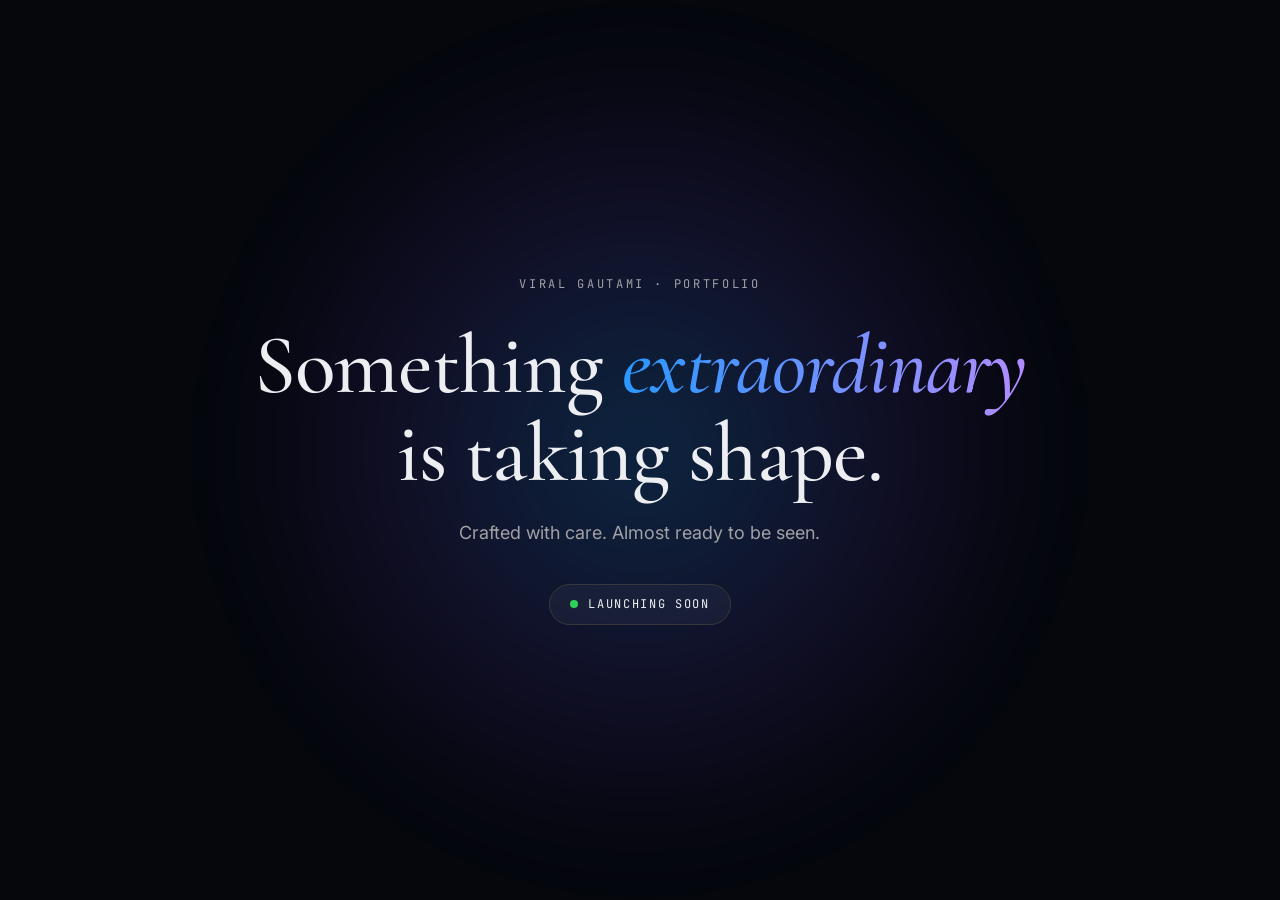
<file: index.html>
<!doctype html>
<html lang="en">
  <head>
    <meta charset="UTF-8" />
    <meta name="viewport" content="width=device-width, initial-scale=1, viewport-fit=cover" />
    <title>Viral Gautami — Websites, apps, hosting and IT services</title>
    <meta name="description" content="Viral Gautami is an independent software developer in Ahmedabad, India. Websites, web and mobile apps, business software, hosting and IT support, handled by one person from idea to launch. Taking on new projects." />
    <meta name="theme-color" content="#05070d" />
    <link rel="icon" href="/favicon.svg" type="image/svg+xml" />
    <link rel="icon" href="/favicon-32.png" type="image/png" sizes="32x32" />
    <link rel="apple-touch-icon" href="/apple-touch-icon.png" />
    <meta property="og:title" content="Viral Gautami — Websites, apps, hosting and IT services" />
    <meta property="og:description" content="Websites, web and mobile apps, business software, hosting and IT support from one developer in Ahmedabad." />
    <meta property="og:type" content="website" />
    <link rel="preconnect" href="https://fonts.googleapis.com" />
    <link rel="preconnect" href="https://fonts.gstatic.com" crossorigin />
    <link href="https://fonts.googleapis.com/css2?family=Cormorant+Garamond:ital,wght@0,500;0,600;1,500&family=Inter:wght@400;500;600;700&family=JetBrains+Mono:wght@400;500&display=swap" rel="stylesheet" />
    <script>document.documentElement.dataset.theme = 'dark';</script>
    <script type="module" crossorigin src="/assets/index-CIMWL62D.js"></script>
    <link rel="stylesheet" crossorigin href="/assets/index-DymXgeia.css">
  </head>
  <body>
    <div id="root"></div>
  </body>
</html>
</file>
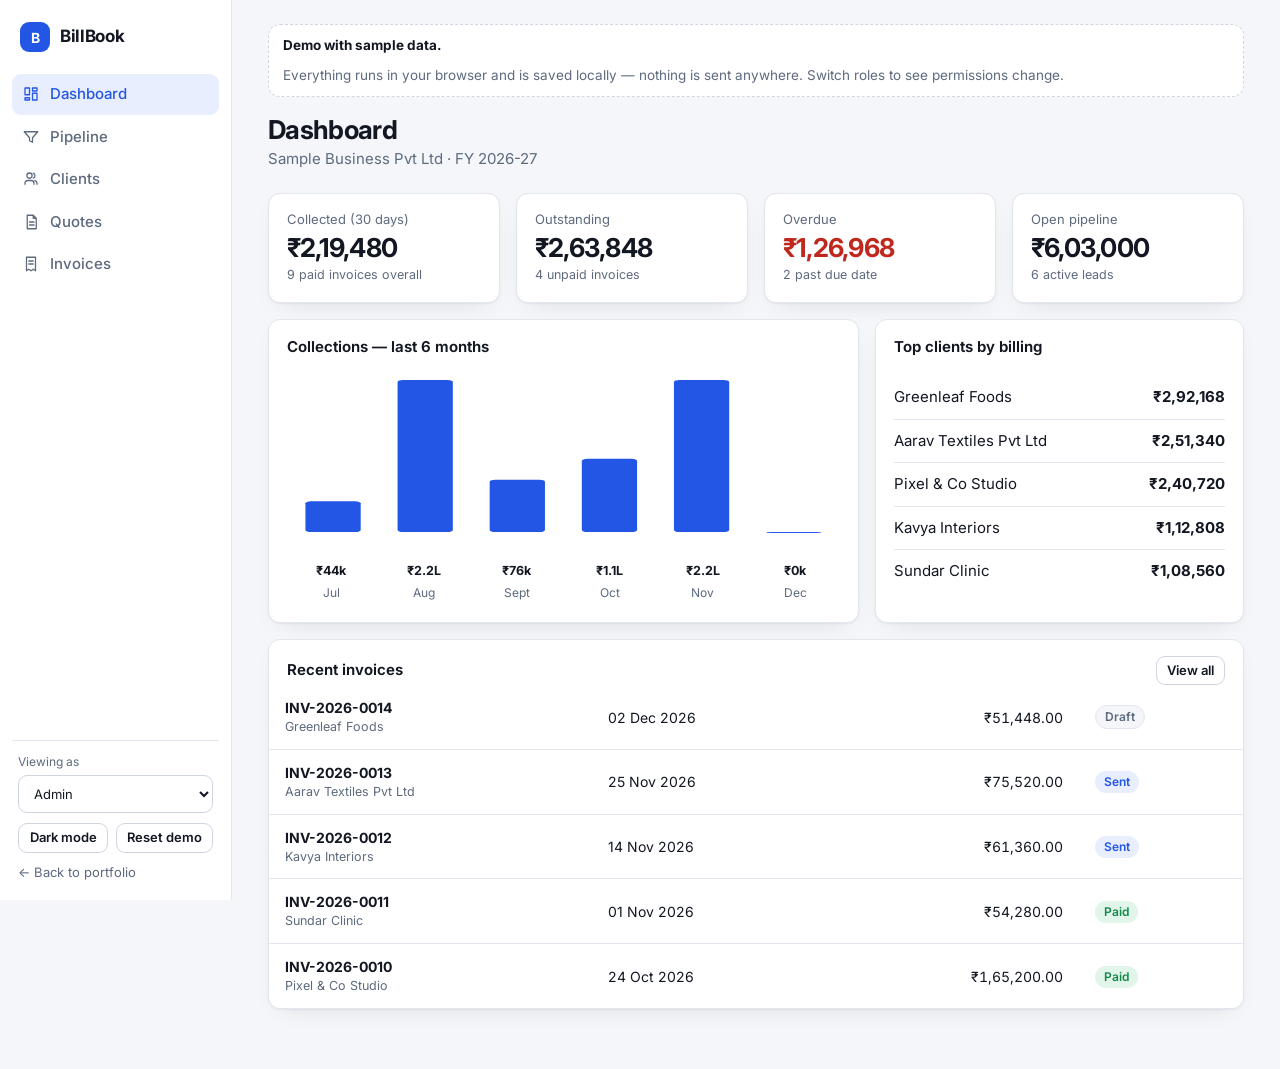
<file: apps/billbook/index.html>
<!doctype html>
<html lang="en">
  <head>
    <meta charset="UTF-8" />
    <meta name="viewport" content="width=device-width, initial-scale=1, viewport-fit=cover" />
    <title>BillBook — GST billing & CRM (demo)</title>
    <meta name="description" content="A working GST invoicing, quotation and sales-pipeline demo with role-based access. Runs entirely in your browser with sample data." />
    <meta name="theme-color" content="#2456e6" />
    <link rel="icon" href="data:image/svg+xml,%3Csvg xmlns='http://www.w3.org/2000/svg' viewBox='0 0 64 64'%3E%3Crect width='64' height='64' rx='14' fill='%232456e6'/%3E%3Ctext x='32' y='44' text-anchor='middle' font-family='Arial,sans-serif' font-weight='800' font-size='34' fill='white'%3EB%3C/text%3E%3C/svg%3E" />
    <link rel="preconnect" href="https://fonts.googleapis.com" />
    <link rel="preconnect" href="https://fonts.gstatic.com" crossorigin />
    <link href="https://fonts.googleapis.com/css2?family=Inter:wght@400;500;600;700&display=swap" rel="stylesheet" />
    <script>
      try {
        var t = localStorage.getItem('vg-theme');
        if (!t) t = matchMedia('(prefers-color-scheme: dark)').matches ? 'dark' : 'light';
        document.documentElement.dataset.theme = t;
      } catch (e) { document.documentElement.dataset.theme = 'light'; }
    </script>
    <script type="module" crossorigin src="/apps/assets/billbook-Bu-wP8m2.js"></script>
    <link rel="modulepreload" crossorigin href="/apps/assets/format-DgALgDpc.js">
    <link rel="modulepreload" crossorigin href="/apps/assets/calc-CToI0rkS.js">
    <link rel="stylesheet" crossorigin href="/apps/assets/format-hN9R79Ke.css">
    <link rel="stylesheet" crossorigin href="/apps/assets/billbook-DllbR8L5.css">
  </head>
  <body>
    <div id="root"></div>
  </body>
</html>
</file>
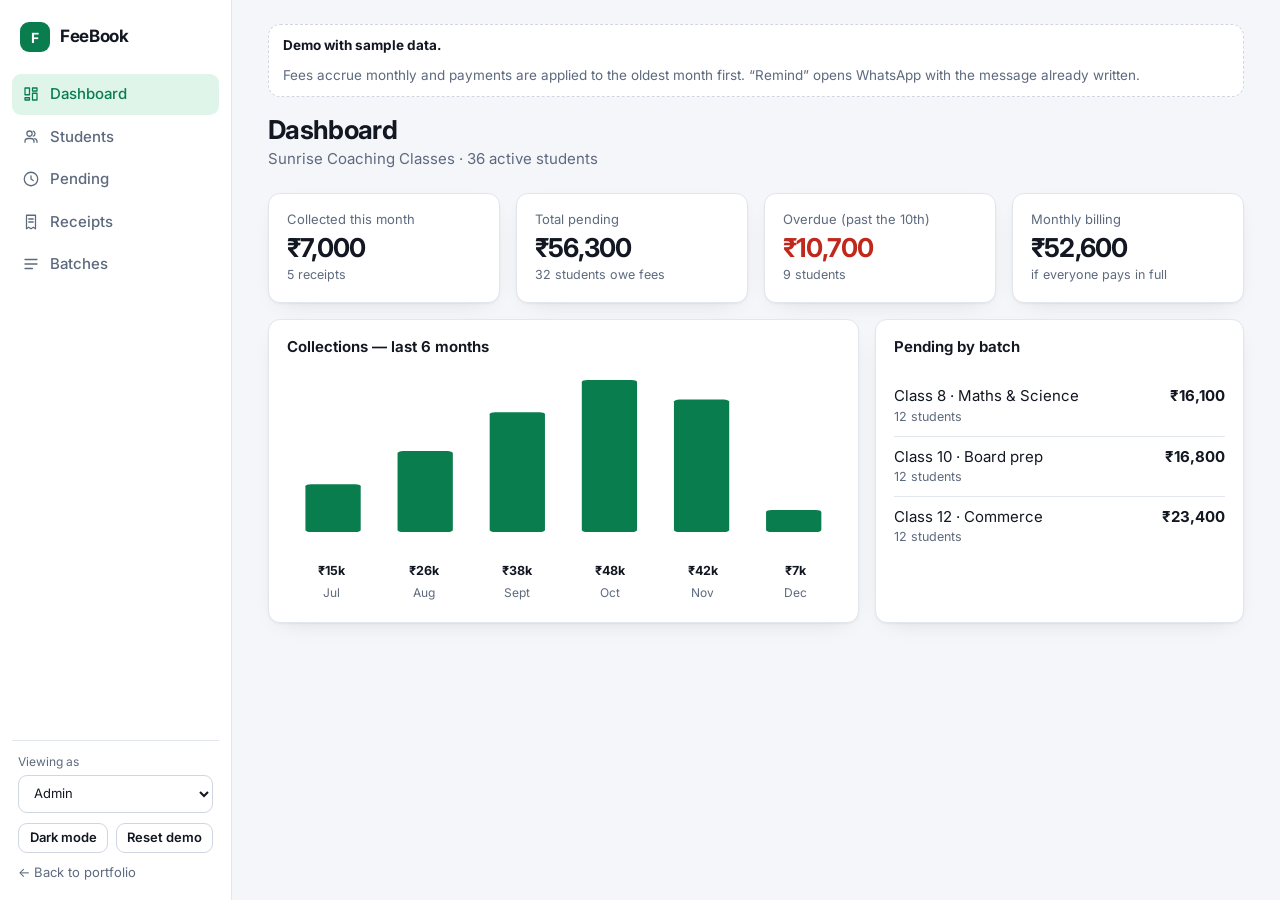
<file: apps/feebook/index.html>
<!doctype html>
<html lang="en">
  <head>
    <meta charset="UTF-8" />
    <meta name="viewport" content="width=device-width, initial-scale=1, viewport-fit=cover" />
    <title>FeeBook — fee collection for tuition classes (demo)</title>
    <meta name="description" content="A working fee-collection demo for coaching classes: monthly dues, partial payments applied oldest-first, numbered receipts and WhatsApp reminders. Runs entirely in your browser." />
    <meta name="theme-color" content="#0a7d4f" />
    <link rel="icon" href="data:image/svg+xml,%3Csvg xmlns='http://www.w3.org/2000/svg' viewBox='0 0 64 64'%3E%3Crect width='64' height='64' rx='14' fill='%230a7d4f'/%3E%3Ctext x='32' y='44' text-anchor='middle' font-family='Arial,sans-serif' font-weight='800' font-size='34' fill='white'%3EF%3C/text%3E%3C/svg%3E" />
    <link rel="preconnect" href="https://fonts.googleapis.com" />
    <link rel="preconnect" href="https://fonts.gstatic.com" crossorigin />
    <link href="https://fonts.googleapis.com/css2?family=Inter:wght@400;500;600;700&display=swap" rel="stylesheet" />
    <script>
      try {
        var t = localStorage.getItem('vg-theme');
        if (!t) t = matchMedia('(prefers-color-scheme: dark)').matches ? 'dark' : 'light';
        document.documentElement.dataset.theme = t;
      } catch (e) { document.documentElement.dataset.theme = 'light'; }
    </script>
    <script type="module" crossorigin src="/apps/assets/feebook-HhFLNest.js"></script>
    <link rel="modulepreload" crossorigin href="/apps/assets/format-DgALgDpc.js">
    <link rel="stylesheet" crossorigin href="/apps/assets/format-hN9R79Ke.css">
    <link rel="stylesheet" crossorigin href="/apps/assets/feebook-qY1-6Ynv.css">
  </head>
  <body>
    <div id="root"></div>
  </body>
</html>
</file>
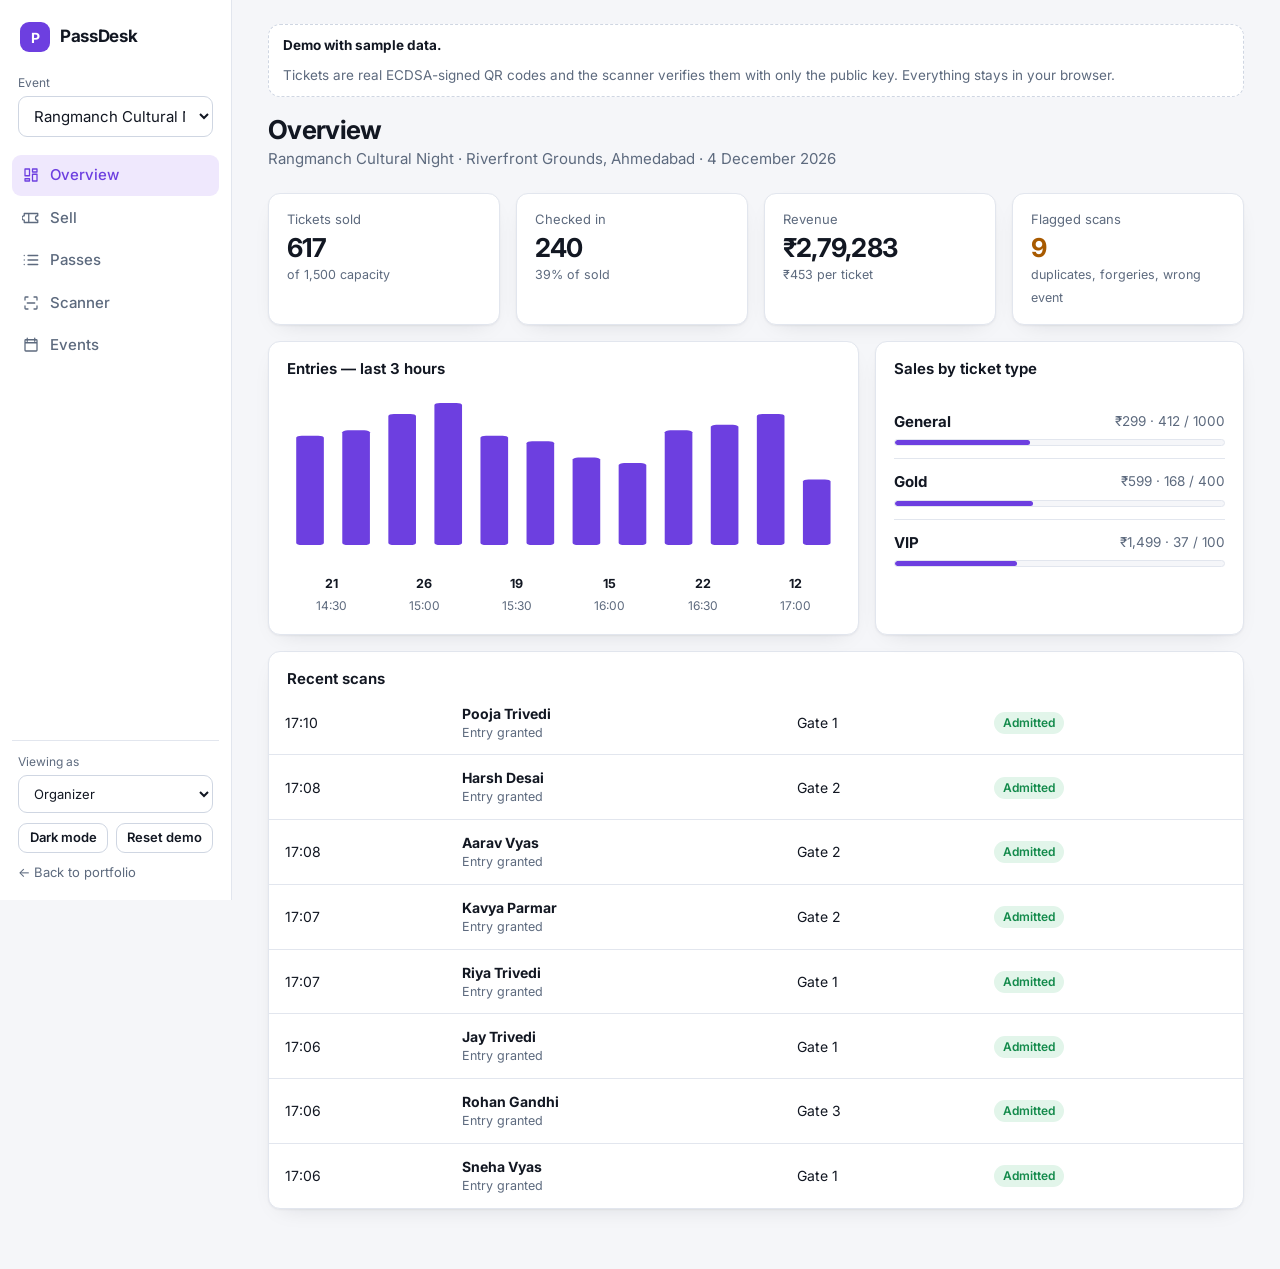
<file: apps/passdesk/index.html>
<!doctype html>
<html lang="en">
  <head>
    <meta charset="UTF-8" />
    <meta name="viewport" content="width=device-width, initial-scale=1, viewport-fit=cover" />
    <title>PassDesk — event ticketing & QR entry (demo)</title>
    <meta name="description" content="A working event-ticketing demo: ticket sales, ECDSA-signed QR passes, a gate scanner and live entry analytics, with role-based access. Runs entirely in your browser." />
    <meta name="theme-color" content="#6d3fe0" />
    <link rel="icon" href="data:image/svg+xml,%3Csvg xmlns='http://www.w3.org/2000/svg' viewBox='0 0 64 64'%3E%3Crect width='64' height='64' rx='14' fill='%236d3fe0'/%3E%3Ctext x='32' y='44' text-anchor='middle' font-family='Arial,sans-serif' font-weight='800' font-size='34' fill='white'%3EP%3C/text%3E%3C/svg%3E" />
    <link rel="preconnect" href="https://fonts.googleapis.com" />
    <link rel="preconnect" href="https://fonts.gstatic.com" crossorigin />
    <link href="https://fonts.googleapis.com/css2?family=Inter:wght@400;500;600;700&display=swap" rel="stylesheet" />
    <script>
      try {
        var t = localStorage.getItem('vg-theme');
        if (!t) t = matchMedia('(prefers-color-scheme: dark)').matches ? 'dark' : 'light';
        document.documentElement.dataset.theme = t;
      } catch (e) { document.documentElement.dataset.theme = 'light'; }
    </script>
    <script type="module" crossorigin src="/apps/assets/passdesk-hs6ibRHw.js"></script>
    <link rel="modulepreload" crossorigin href="/apps/assets/format-DgALgDpc.js">
    <link rel="modulepreload" crossorigin href="/apps/assets/qrcode-Cl52YOFy.js">
    <link rel="stylesheet" crossorigin href="/apps/assets/format-hN9R79Ke.css">
    <link rel="stylesheet" crossorigin href="/apps/assets/passdesk-DwvV14wg.css">
  </head>
  <body>
    <div id="root"></div>
  </body>
</html>
</file>
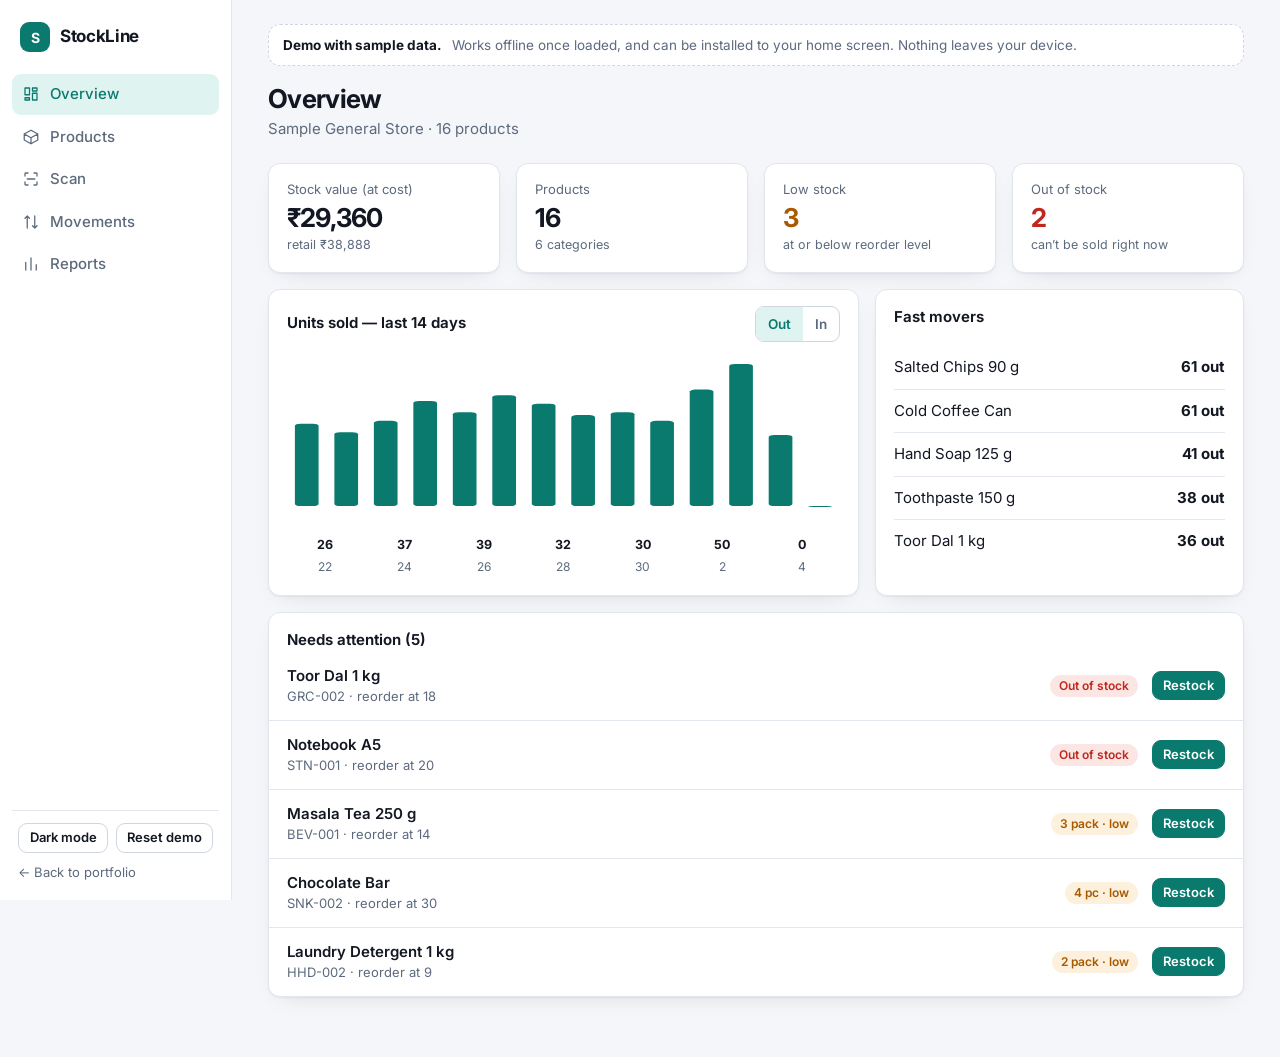
<file: apps/stockline/index.html>
<!doctype html>
<html lang="en">
  <head>
    <meta charset="UTF-8" />
    <meta name="viewport" content="width=device-width, initial-scale=1, viewport-fit=cover" />
    <title>StockLine — inventory & barcode stock control (demo)</title>
    <meta name="description" content="A working inventory demo: products, barcode scanning, stock in/out, low-stock alerts and reports. Works offline and installs like an app." />
    <meta name="theme-color" content="#0b7a6e" />
    <link rel="manifest" href="./manifest.webmanifest" />
    <link rel="icon" href="data:image/svg+xml,%3Csvg xmlns='http://www.w3.org/2000/svg' viewBox='0 0 64 64'%3E%3Crect width='64' height='64' rx='14' fill='%230b7a6e'/%3E%3Ctext x='32' y='44' text-anchor='middle' font-family='Arial,sans-serif' font-weight='800' font-size='34' fill='white'%3ES%3C/text%3E%3C/svg%3E" />
    <link rel="apple-touch-icon" href="./icon-192.png" />
    <link rel="preconnect" href="https://fonts.googleapis.com" />
    <link rel="preconnect" href="https://fonts.gstatic.com" crossorigin />
    <link href="https://fonts.googleapis.com/css2?family=Inter:wght@400;500;600;700&display=swap" rel="stylesheet" />
    <script>
      try {
        var t = localStorage.getItem('vg-theme');
        if (!t) t = matchMedia('(prefers-color-scheme: dark)').matches ? 'dark' : 'light';
        document.documentElement.dataset.theme = t;
      } catch (e) { document.documentElement.dataset.theme = 'light'; }
    </script>
    <script type="module" crossorigin src="/apps/assets/stockline-C3gHOma3.js"></script>
    <link rel="modulepreload" crossorigin href="/apps/assets/format-DgALgDpc.js">
    <link rel="stylesheet" crossorigin href="/apps/assets/format-hN9R79Ke.css">
    <link rel="stylesheet" crossorigin href="/apps/assets/stockline-Bee0gM7Z.css">
  </head>
  <body>
    <div id="root"></div>
  </body>
</html>
</file>
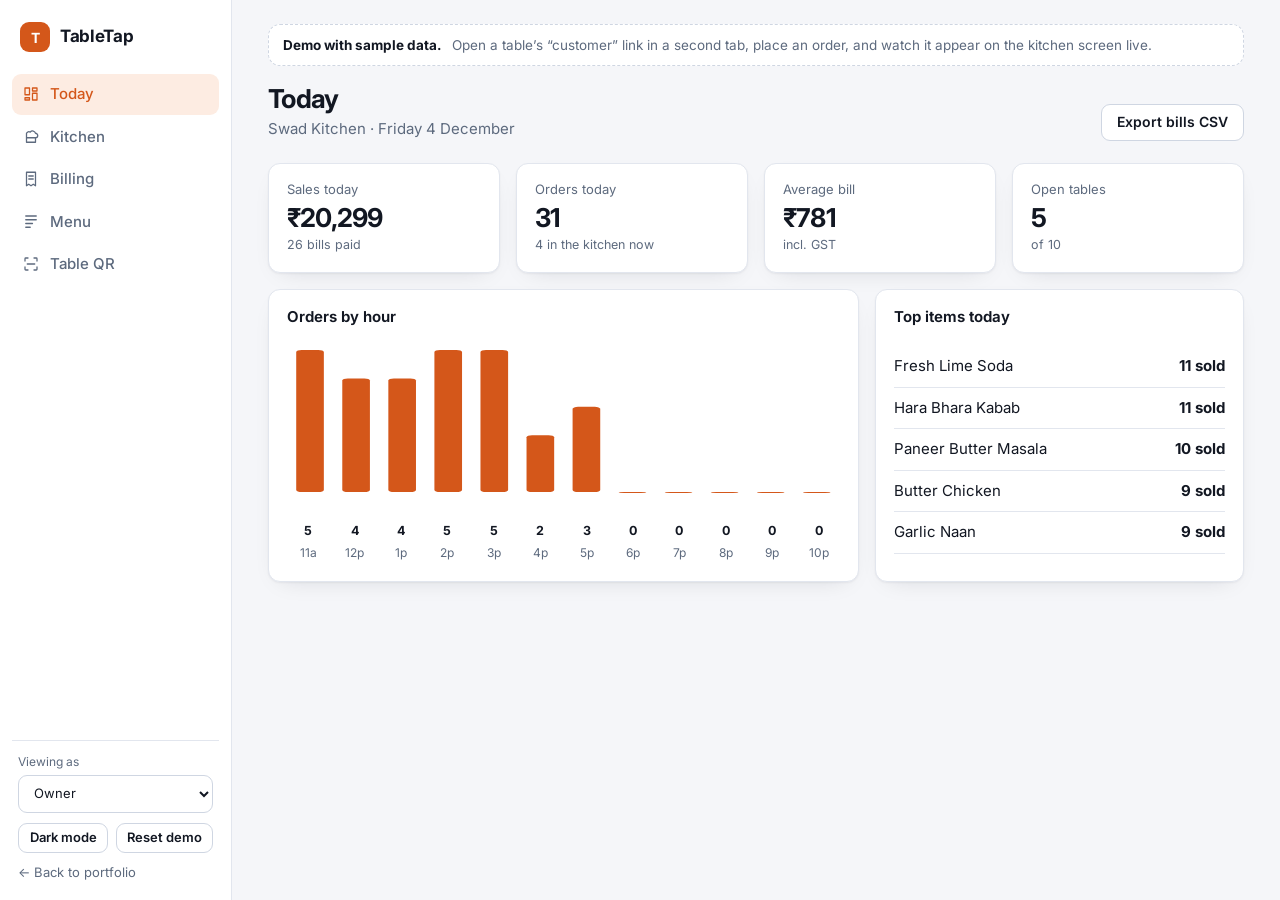
<file: apps/tabletap/index.html>
<!doctype html>
<html lang="en">
  <head>
    <meta charset="UTF-8" />
    <meta name="viewport" content="width=device-width, initial-scale=1, viewport-fit=cover" />
    <title>TableTap — restaurant QR ordering & kitchen display (demo)</title>
    <meta name="description" content="A working restaurant demo: guests order from a table QR code, the kitchen display updates live, and billing splits GST into CGST and SGST. Runs entirely in your browser." />
    <meta name="theme-color" content="#d4571a" />
    <link rel="icon" href="data:image/svg+xml,%3Csvg xmlns='http://www.w3.org/2000/svg' viewBox='0 0 64 64'%3E%3Crect width='64' height='64' rx='14' fill='%23d4571a'/%3E%3Ctext x='32' y='44' text-anchor='middle' font-family='Arial,sans-serif' font-weight='800' font-size='34' fill='white'%3ET%3C/text%3E%3C/svg%3E" />
    <link rel="preconnect" href="https://fonts.googleapis.com" />
    <link rel="preconnect" href="https://fonts.gstatic.com" crossorigin />
    <link href="https://fonts.googleapis.com/css2?family=Inter:wght@400;500;600;700&display=swap" rel="stylesheet" />
    <script>
      try {
        var t = localStorage.getItem('vg-theme');
        if (!t) t = matchMedia('(prefers-color-scheme: dark)').matches ? 'dark' : 'light';
        document.documentElement.dataset.theme = t;
      } catch (e) { document.documentElement.dataset.theme = 'light'; }
    </script>
    <script type="module" crossorigin src="/apps/assets/tabletap-BIQq8it-.js"></script>
    <link rel="modulepreload" crossorigin href="/apps/assets/format-DgALgDpc.js">
    <link rel="modulepreload" crossorigin href="/apps/assets/qrcode-Cl52YOFy.js">
    <link rel="modulepreload" crossorigin href="/apps/assets/calc-CToI0rkS.js">
    <link rel="stylesheet" crossorigin href="/apps/assets/format-hN9R79Ke.css">
    <link rel="stylesheet" crossorigin href="/apps/assets/tabletap-C3xDT-qp.css">
  </head>
  <body>
    <div id="root"></div>
  </body>
</html>
</file>
<file: assets/index-DymXgeia.css>
:root{--sans: "Inter", system-ui, -apple-system, "Segoe UI", Roboto, sans-serif;--mono: "JetBrains Mono", ui-monospace, Menlo, Consolas, monospace;--wrapw: 1240px;--gut: clamp(20px, 4.5vw, 56px)}:root[data-theme=light]{--bg: #ffffff;--band: #f5f5f7;--panel: #ffffff;--ink: #1d1d1f;--mute: #6e6e73;--line: #e5e5ea;--line2: #d2d2d7;--accent: #0066cc;--accent-soft: #e8f1fb;--ok: #16803c;--shadow: 0 2px 4px rgba(0, 0, 0, .04), 0 30px 70px -24px rgba(0, 0, 0, .28);color-scheme:light}:root[data-theme=dark]{--bg: #000000;--band: #101012;--panel: #161618;--ink: #f5f5f7;--mute: #a1a1a6;--line: #262629;--line2: #38383c;--accent: #2997ff;--accent-soft: rgba(41, 151, 255, .14);--ok: #30d158;--shadow: 0 2px 4px rgba(0, 0, 0, .5), 0 30px 70px -24px rgba(0, 0, 0, .9);color-scheme:dark}*{box-sizing:border-box}html{scroll-behavior:smooth;scroll-padding-top:76px;-webkit-text-size-adjust:100%}body{margin:0;background:var(--bg);color:var(--ink);font-family:var(--sans);font-size:17px;line-height:1.6;-webkit-font-smoothing:antialiased;overflow-x:hidden;transition:background .25s,color .25s}a{color:inherit;text-decoration:none}button{font:inherit;color:inherit;background:none;border:0;cursor:pointer}ul,ol{list-style:none;margin:0;padding:0}h1,h2,h3,h4,p,dl,dd,figure{margin:0}img{display:block;max-width:100%;height:auto}::selection{background:var(--accent);color:var(--bg)}:focus-visible{outline:2px solid var(--accent);outline-offset:3px;border-radius:6px}.wrap{max-width:var(--wrapw);margin:0 auto;padding:0 var(--gut)}.only-dark{display:none}:root[data-theme=dark] .only-dark{display:block}:root[data-theme=dark] .only-light{display:none}[data-reveal]{opacity:0;transform:translateY(14px);transition:opacity .6s ease,transform .6s ease}[data-reveal].in{opacity:1;transform:none}@media (prefers-reduced-motion: reduce){[data-reveal]{opacity:1;transform:none;transition:none}html{scroll-behavior:auto}}.nav{position:fixed;top:0;left:0;right:0;z-index:60;border-bottom:1px solid transparent;transition:background .25s,border-color .25s}.nav.past{background:color-mix(in srgb,var(--bg) 88%,transparent);backdrop-filter:blur(14px);-webkit-backdrop-filter:blur(14px);border-bottom-color:var(--line)}.nav-in{max-width:var(--wrapw);margin:0 auto;padding:0 var(--gut);height:64px;display:flex;align-items:center;gap:24px}.wordmark{font-weight:650;letter-spacing:-.02em;font-size:17px}.links{display:flex;gap:2px;margin-left:auto;font-size:14.5px}.links a{padding:8px 12px;border-radius:8px;color:var(--mute);transition:color .2s,background .2s}.links a:hover{color:var(--ink);background:color-mix(in srgb,var(--ink) 6%,transparent)}.tools{display:flex;gap:2px}.tool{width:38px;height:38px;display:grid;place-items:center;border-radius:9px;color:var(--mute);transition:color .2s,background .2s}.tool:hover{color:var(--ink);background:color-mix(in srgb,var(--ink) 6%,transparent)}.tool.menu{display:none}.btn{display:inline-flex;align-items:center;gap:8px;padding:12px 20px;border-radius:10px;border:1px solid var(--line2);background:var(--panel);font-size:15px;font-weight:550;letter-spacing:-.005em;transition:transform .2s,border-color .2s,background .2s,opacity .2s;cursor:pointer}.btn:hover{border-color:var(--ink);transform:translateY(-1px)}.btn.solid{background:var(--ink);color:var(--bg);border-color:var(--ink)}.btn.solid:hover{opacity:.88}.btn.sm{padding:9px 15px;font-size:14px}.btn:disabled{opacity:.5;cursor:progress;transform:none}.textlink{font-size:15px;font-weight:500;color:var(--mute)}.textlink:hover{color:var(--ink);text-decoration:underline;text-underline-offset:4px}.hero{padding:112px 0 clamp(48px,7vw,88px)}.hero-grid{display:grid;grid-template-columns:minmax(0,.82fr) minmax(0,1.18fr);gap:clamp(32px,5vw,72px);align-items:center}.status{display:inline-flex;align-items:center;gap:9px;font-size:13.5px;color:var(--mute);padding:6px 13px 6px 11px;border:1px solid var(--line2);border-radius:999px;background:var(--panel)}.status i{width:8px;height:8px;border-radius:50%;background:var(--ok)}.hero h1{font-size:clamp(48px,6.4vw,84px);line-height:1;letter-spacing:-.045em;font-weight:650;margin:24px 0 10px -.03em}.role{font-size:clamp(18px,1.7vw,22px);color:var(--mute);letter-spacing:-.015em}.intro{margin-top:22px;max-width:34em;color:var(--mute);font-size:17.5px;line-height:1.62}.actions{display:flex;flex-wrap:wrap;gap:10px;margin-top:28px}.socials{display:flex;align-items:center;flex-wrap:wrap;gap:8px 14px;margin-top:26px}.social{width:40px;height:40px;display:grid;place-items:center;border-radius:50%;border:1px solid var(--line2);color:var(--mute);transition:color .2s,border-color .2s}.social:hover{color:var(--ink);border-color:var(--ink)}.mail-link{font-size:15px;color:var(--mute)}.mail-link:hover{color:var(--accent)}.hero-demo{min-width:0}.demo-cap{margin-top:14px;font-size:14px;color:var(--mute)}.demo-cap b{color:var(--ink);font-weight:600}.demo-cap a{color:var(--accent);font-weight:550}.demo-cap a:hover{text-decoration:underline;text-underline-offset:3px}.frame{display:block;background:var(--panel);border:1px solid var(--line2);border-radius:14px;overflow:hidden;box-shadow:var(--shadow)}.frame-bar{display:flex;align-items:center;gap:6px;padding:10px 14px;border-bottom:1px solid var(--line);background:color-mix(in srgb,var(--ink) 3%,var(--panel))}.frame-bar i{width:10px;height:10px;border-radius:50%;background:var(--line2);display:block}.frame-bar span{margin-left:10px;flex:1;min-width:0;font-family:var(--mono);font-size:11.5px;color:var(--mute);background:var(--panel);border:1px solid var(--line);border-radius:6px;padding:3px 10px;overflow:hidden;text-overflow:ellipsis;white-space:nowrap}.frame-view{position:relative;overflow:hidden;background:#fff}.frame-view iframe{position:absolute;top:0;left:0;border:0;transform-origin:top left;background:#fff}.frame.static img{width:100%}.sec{padding:clamp(64px,9vw,112px) 0 0}.sec-head{margin-bottom:clamp(28px,4vw,48px);max-width:52em}.sec h2,.contact h2{font-size:clamp(32px,4.2vw,52px);line-height:1.05;letter-spacing:-.035em;font-weight:650}.sec-head p{margin-top:14px;color:var(--mute);font-size:18px;max-width:40em}.projs{display:flex;flex-direction:column;gap:clamp(28px,4vw,44px)}.proj{display:grid;grid-template-columns:minmax(0,1.15fr) minmax(0,.85fr);gap:clamp(24px,4vw,56px);align-items:center;padding-bottom:clamp(28px,4vw,44px);border-bottom:1px solid var(--line)}.proj:nth-child(2n){grid-template-columns:minmax(0,.85fr) minmax(0,1.15fr)}.proj:nth-child(2n) .proj-shot{order:2}.proj-shot{display:block;border:1px solid var(--line2);border-radius:12px;overflow:hidden;box-shadow:var(--shadow);background:var(--panel);transition:transform .4s cubic-bezier(.2,.7,.2,1)}.proj-shot:hover{transform:translateY(-4px)}.proj-shot img{width:100%}.proj-meta{font-size:13.5px;color:var(--mute)}.proj h3{font-size:clamp(28px,3vw,40px);line-height:1.08;letter-spacing:-.03em;font-weight:650;margin:8px 0 12px}.proj h3 a:hover{color:var(--accent)}.proj-blurb{color:var(--mute);font-size:17px}.badge{display:inline-block;margin-top:14px;font-size:12.5px;font-weight:550;color:var(--accent);background:var(--accent-soft);padding:4px 11px;border-radius:999px}.facts-inline{margin-top:16px;display:grid;gap:6px;font-size:14.5px;color:var(--mute)}.facts-inline b{color:var(--ink);font-weight:650}.proj-links{display:flex;flex-wrap:wrap;gap:10px;margin-top:22px}.list-title{font-size:clamp(24px,2.6vw,32px);letter-spacing:-.03em;font-weight:650;margin:clamp(48px,7vw,80px) 0 18px}.rows{border-top:1px solid var(--line2)}.rows>li{display:grid;grid-template-columns:84px minmax(0,1fr) auto;gap:18px;padding:24px 0;border-bottom:1px solid var(--line);align-items:start}.r-year{font-size:14px;color:var(--mute);padding-top:4px}.r-main h4{font-size:21px;font-weight:650;letter-spacing:-.02em}.r-main h4 a:hover{color:var(--accent)}.r-main p{color:var(--mute);font-size:15.5px;margin:6px 0 10px;max-width:52em}.r-badge{font-size:12.5px;color:var(--mute);border:1px solid var(--line2);border-radius:999px;padding:4px 12px;white-space:nowrap;margin-top:3px}.tags{display:flex;flex-wrap:wrap;gap:6px}.tags li{font-family:var(--mono);font-size:11.5px;padding:3px 9px;border:1px solid var(--line2);border-radius:6px;color:var(--mute)}.note{margin-top:18px;font-size:13.5px;color:var(--mute)}.exp{max-width:860px}.job{padding-bottom:28px;margin-bottom:28px;border-bottom:1px solid var(--line)}.job.minor{display:grid;gap:10px}.job.minor:last-child{border-bottom:0}.job-head{display:flex;justify-content:space-between;gap:16px;align-items:baseline;flex-wrap:wrap}.job-head h3{font-size:18px;font-weight:600;letter-spacing:-.015em}.job-head span{font-size:14px;color:var(--mute)}.job-sub{color:var(--mute);font-size:15px;margin:2px 0 12px}.job ul{display:grid;gap:8px}.job li{position:relative;padding-left:18px;font-size:16.5px}.job li:before{content:"";position:absolute;left:0;top:.72em;width:6px;height:6px;border-radius:50%;background:var(--accent)}.stack-grid{display:grid;grid-template-columns:repeat(5,minmax(0,1fr));gap:24px;border-top:1px solid var(--line2);padding-top:24px}.stack-grid h3{font-size:13px;font-weight:600;letter-spacing:.04em;text-transform:uppercase;color:var(--mute);margin-bottom:10px}.stack-grid li{font-size:16px;line-height:1.9}.contact{padding-bottom:clamp(72px,10vw,120px)}.contact-grid{display:grid;grid-template-columns:minmax(0,1fr) minmax(0,.95fr);gap:clamp(32px,6vw,88px);align-items:start;border-top:1px solid var(--line2);padding-top:clamp(40px,6vw,72px)}.lead{margin:16px 0 24px;color:var(--mute);font-size:18px;max-width:28em}.mail{display:inline-block;font-size:clamp(22px,3vw,34px);font-weight:600;letter-spacing:-.03em;border-bottom:2px solid var(--accent);padding-bottom:3px;overflow-wrap:anywhere}.mail:hover{color:var(--accent)}.contact .socials{margin-top:28px}.form-wrap{background:var(--panel);border:1px solid var(--line);border-radius:16px;padding:clamp(22px,3vw,32px);box-shadow:var(--shadow)}.form{display:flex;flex-direction:column;gap:20px;position:relative}.form label span{display:block;font-size:13px;font-weight:550;color:var(--mute);margin-bottom:6px}.form input,.form textarea{width:100%;font:inherit;font-size:16.5px;color:var(--ink);background:transparent;border:0;border-bottom:1px solid var(--line2);border-radius:0;padding:8px 0 10px;resize:vertical;transition:border-color .2s}.form input:focus,.form textarea:focus{outline:none;border-color:var(--accent)}.form .hp{position:absolute;left:-9999px;width:1px;height:1px;opacity:0}.form .btn{align-self:flex-start}.form-error{font-size:14.5px;color:var(--mute)}.form-error a{color:var(--accent);text-decoration:underline;text-underline-offset:3px}.form-done h3{font-size:26px;font-weight:650;letter-spacing:-.02em}.form-done p{color:var(--mute);margin:8px 0 16px}.foot{border-top:1px solid var(--line);padding:24px 0 36px;font-size:13.5px;color:var(--mute)}.foot .wrap{display:flex;flex-wrap:wrap;justify-content:space-between;gap:6px 24px}.case{padding-top:96px;padding-bottom:clamp(60px,8vw,100px)}.back{display:inline-block;font-size:14.5px;color:var(--mute);margin-bottom:28px}.back:hover{color:var(--ink)}.case-head{max-width:52em;margin-bottom:clamp(28px,4vw,44px)}.case h1{font-size:clamp(44px,6vw,76px);line-height:1;letter-spacing:-.045em;font-weight:650;margin:10px 0 18px -.03em}.case-sum{font-size:clamp(17px,1.6vw,20px);color:var(--mute);line-height:1.62;max-width:40em}.case .frame{margin-top:4px}.case-facts{display:grid;grid-template-columns:repeat(3,minmax(0,1fr));gap:24px;margin:clamp(32px,5vw,56px) 0}.case-facts>div{border-top:1px solid var(--line2);padding-top:14px}.case-facts dt{font-size:clamp(26px,3.4vw,42px);font-weight:650;letter-spacing:-.035em;line-height:1.05}.case-facts dd{margin-top:8px;font-size:14.5px;color:var(--mute);max-width:26em}.case-cols{display:grid;grid-template-columns:repeat(2,minmax(0,1fr));gap:clamp(28px,5vw,64px);margin:clamp(36px,5vw,64px) 0}.case h2{font-size:clamp(22px,2.4vw,30px);letter-spacing:-.03em;font-weight:650;margin-bottom:14px}.case section p,.case section ul:not(.tags) li{color:var(--mute);font-size:16.5px}.case section ul:not(.tags){display:grid;gap:10px}.case section ul:not(.tags) li{position:relative;padding-left:18px}.case section ul:not(.tags) li:before{content:"";position:absolute;left:0;top:.72em;width:6px;height:6px;border-radius:50%;background:var(--accent)}.case-block{margin:clamp(40px,6vw,72px) 0;padding-top:28px;border-top:1px solid var(--line2)}.case-block .tags{margin-top:18px}.decisions{display:grid;grid-template-columns:repeat(2,minmax(0,1fr));gap:28px clamp(28px,5vw,64px)}.decisions h3{font-size:18px;font-weight:600;letter-spacing:-.015em;margin-bottom:6px}.decisions p{color:var(--mute);font-size:16px}.next-case{display:block;margin-top:clamp(40px,6vw,72px);padding:26px 28px;border:1px solid var(--line2);border-radius:14px;background:var(--panel);transition:border-color .2s,transform .2s}.next-case:hover{border-color:var(--ink);transform:translateY(-2px)}.next-case span{display:block;font-size:13px;color:var(--mute)}.next-case b{display:block;font-size:clamp(24px,3vw,36px);letter-spacing:-.03em;font-weight:650;margin:2px 0}.next-case em{font-style:normal;color:var(--mute);font-size:15px}.arch{background:var(--panel);border:1px solid var(--line);border-radius:14px;padding:clamp(18px,3vw,32px);overflow-x:auto}.arch-row{display:flex;align-items:stretch;justify-content:center;min-width:min-content}.arch-seg{display:flex;align-items:center}.arch-node{min-width:180px;max-width:240px;border:1.5px solid var(--line2);border-radius:12px;padding:14px 16px;display:flex;flex-direction:column;gap:3px;background:var(--bg)}.arch-node b{font-size:15px;font-weight:650;margin-bottom:4px}.arch-node span{font-size:13.5px;color:var(--mute);line-height:1.45}.arch-node.client{border-color:color-mix(in srgb,var(--accent) 55%,var(--line2))}.arch-node.server{border-color:var(--ink)}.arch-node.store{border-style:dashed}.arch-link{display:flex;flex-direction:column;align-items:center;gap:4px;width:112px;color:var(--mute);padding:0 6px}.arch-link em{font-style:normal;font-family:var(--mono);font-size:10.5px;text-align:center;line-height:1.25}.arch-link svg{width:100%;height:12px}@media (max-width: 1060px){.stack-grid{grid-template-columns:repeat(3,minmax(0,1fr));row-gap:28px}}@media (max-width: 999px){.hero-grid{grid-template-columns:minmax(0,1fr)}.hero{padding-top:96px}}@media (max-width: 860px){.tool.menu{display:grid}.tools{margin-left:auto}.links{position:fixed;top:64px;left:0;right:0;flex-direction:column;gap:0;margin:0;padding:4px var(--gut) 18px;background:var(--bg);border-bottom:1px solid var(--line);transform:translateY(-120%);visibility:hidden;transition:transform .3s,visibility .3s;font-size:16px}.nav.open .links{transform:none;visibility:visible}.links a{padding:14px 2px;border-radius:0;border-bottom:1px solid var(--line);color:var(--ink)}.proj,.proj:nth-child(2n){grid-template-columns:minmax(0,1fr)}.proj:nth-child(2n) .proj-shot{order:0}.rows>li{grid-template-columns:minmax(0,1fr);gap:6px}.r-badge{justify-self:start}.contact-grid,.case-cols,.decisions{grid-template-columns:minmax(0,1fr)}.case-facts{grid-template-columns:minmax(0,1fr);gap:18px}.arch-row,.arch-seg{flex-direction:column;align-items:stretch}.arch-node{max-width:none}.arch-link{width:auto;flex-direction:row;justify-content:center;padding:8px 0}.arch-link svg{display:none}.arch-link:after{content:"↓";font-size:20px;line-height:1;color:var(--mute)}}@media (max-width: 560px){body{font-size:16.5px}.stack-grid{grid-template-columns:repeat(2,minmax(0,1fr))}.hero h1{font-size:min(14vw,64px)}.actions .btn{flex:1 1 100%;justify-content:center}.form .btn{width:100%;justify-content:center}}.wordmark small{display:block;font-weight:450;font-size:11.5px;letter-spacing:0;color:var(--mute);margin-top:-3px}.hero h1{font-size:clamp(36px,4.1vw,56px);line-height:1.06;margin:22px 0 14px -.02em}.role{font-size:16px}.svc{display:grid;grid-template-columns:repeat(3,minmax(0,1fr));gap:0;border-top:1px solid var(--line2);border-left:1px solid var(--line2)}.svc li{padding:26px 24px 28px;border-right:1px solid var(--line2);border-bottom:1px solid var(--line2)}.svc h3{font-size:19px;font-weight:650;letter-spacing:-.02em;margin-bottom:8px}.svc p{color:var(--mute);font-size:15.5px}.svc span{display:block;margin-top:14px;font-size:13.5px;font-weight:550;color:var(--accent)}.steps{display:grid;grid-template-columns:repeat(4,minmax(0,1fr));gap:24px}.steps li{border-top:1px solid var(--line2);padding-top:16px}.steps b{display:inline-grid;place-items:center;width:30px;height:30px;border-radius:50%;background:var(--accent-soft);color:var(--accent);font-size:14px;margin-bottom:12px}.steps h3{font-size:19px;font-weight:650;letter-spacing:-.02em;margin-bottom:6px}.steps p{color:var(--mute);font-size:15.5px}.tech{margin-top:clamp(40px,6vw,64px);padding-top:22px;border-top:1px solid var(--line2)}.tech h3{font-size:13px;font-weight:600;letter-spacing:.04em;text-transform:uppercase;color:var(--mute);margin-bottom:8px}.tech p{font-size:16px;color:var(--mute);max-width:60em}.case-for{margin:clamp(32px,5vw,56px) 0;padding:clamp(22px,3vw,32px);border:1px solid var(--line2);border-radius:14px;background:var(--panel)}.case-for p{color:var(--mute);font-size:17px;max-width:46em;margin-bottom:18px}.form select{width:100%;font:inherit;font-size:16.5px;color:var(--ink);background:transparent;border:0;border-bottom:1px solid var(--line2);padding:8px 0 10px;border-radius:0}.form select:focus{outline:none;border-color:var(--accent)}.form select option{color:#14161a}.foot a{text-decoration:underline;text-underline-offset:3px}@media (max-width: 1060px){.svc,.steps{grid-template-columns:repeat(2,minmax(0,1fr))}}@media (max-width: 640px){.svc,.steps{grid-template-columns:minmax(0,1fr)}.hero h1{font-size:min(10.5vw,46px)}.wordmark small{display:none}}@media (min-width: 1061px){.svc li:last-child:nth-child(3n+2){grid-column:span 2}}.hello{margin:22px 0 0;font-size:18px;color:var(--mute)}.hero h1{font-size:clamp(44px,6vw,80px);line-height:1;letter-spacing:-.045em;margin:4px 0 10px -.03em}.hero .role{font-size:clamp(17px,1.6vw,21px)}.hero .intro{max-width:36em}.hero .intro+.intro{margin-top:14px}.hero-grid{grid-template-columns:minmax(0,1.15fr) minmax(0,.85fr);align-items:start}.glance{background:var(--panel);border:1px solid var(--line2);border-radius:16px;padding:clamp(20px,2.6vw,28px);box-shadow:var(--shadow);margin-top:14px}.glance-head{display:flex;align-items:center;gap:14px;padding-bottom:18px;border-bottom:1px solid var(--line)}.mono-mark{width:48px;height:48px;border-radius:12px;background:var(--ink);color:var(--bg);display:grid;place-items:center;font-weight:750;letter-spacing:-.04em;font-size:18px;flex:none}.glance-head b{display:block;font-size:17px;letter-spacing:-.02em}.glance-head span:not(.mono-mark){font-size:14px;color:var(--mute)}.glance dl>div{display:grid;grid-template-columns:96px minmax(0,1fr);gap:14px;padding:13px 0;border-bottom:1px solid var(--line);font-size:15px}.glance dt{color:var(--mute);font-size:13.5px;padding-top:1px}.glance dd{margin:0;line-height:1.5}.chips{display:flex;flex-wrap:wrap;gap:7px;padding-top:18px}.chips li{font-size:13px;font-weight:550;padding:5px 12px;border-radius:999px;background:var(--accent-soft);color:var(--accent)}.work-demo{margin-bottom:clamp(36px,5vw,60px)}.work-demo .frame{max-width:1040px}.form-error p{margin-bottom:12px}@media (max-width: 999px){.hero-grid{grid-template-columns:minmax(0,1fr)}.glance{margin-top:8px}}@media (max-width: 560px){.hero h1{font-size:min(14vw,60px)}.glance dl>div{grid-template-columns:minmax(0,1fr);gap:2px}}@media (min-width: 1061px){.svc li:last-child:nth-child(3n+2){grid-column:auto}}.hero{padding:clamp(120px,16vw,188px) 0 clamp(36px,5vw,56px);text-align:center}.hero-center{display:flex;flex-direction:column;align-items:center}.eyebrow{font-size:15px;font-weight:500;color:var(--mute);letter-spacing:0}.hero h1{font-size:clamp(40px,7vw,92px);line-height:1.02;letter-spacing:-.045em;font-weight:700;margin:18px auto 0;max-width:13.5em;text-wrap:balance}.hero .sub{margin:22px auto 0;max-width:30em;font-size:clamp(19px,2vw,26px);line-height:1.35;color:var(--mute);letter-spacing:-.018em;text-wrap:balance}.cta{display:flex;align-items:center;justify-content:center;flex-wrap:wrap;gap:14px 28px;margin-top:34px}.btn.lg{padding:14px 26px;font-size:17px;border-radius:999px}.btn.solid{background:var(--accent);border-color:var(--accent);color:#fff}.btn.solid:hover{opacity:.9}.textcta{font-size:18px;color:var(--accent)}.textcta:hover{text-decoration:underline;text-underline-offset:4px}.product{padding:0 0 clamp(56px,8vw,96px);background:linear-gradient(var(--bg) 0,var(--bg) 18%,var(--band) 18%)}.product .frame{max-width:1120px;margin:0 auto;border-radius:18px}.product .demo-cap{text-align:center;margin-top:22px;font-size:15px}.sec{padding:clamp(72px,10vw,128px) 0 clamp(8px,2vw,24px)}.about{background:var(--bg);padding-bottom:clamp(72px,10vw,128px)}.about-grid{display:grid;grid-template-columns:minmax(0,1.1fr) minmax(0,.9fr);gap:clamp(32px,6vw,96px);align-items:start}.about h2{font-size:clamp(32px,4.6vw,60px);line-height:1.05;letter-spacing:-.04em;font-weight:700}.about-copy p{font-size:18px;line-height:1.6;color:var(--mute)}.about-copy p+p{margin-top:16px}.about-copy .tools{color:var(--ink);font-size:15.5px;font-weight:500;padding-top:18px;margin-top:22px;border-top:1px solid var(--line2)}#services,#process{background:var(--band);padding-bottom:clamp(72px,10vw,128px)}#work{background:var(--bg);padding-bottom:clamp(56px,8vw,96px)}.sec h2{font-weight:700;letter-spacing:-.04em}.svc{border:0;gap:16px}.svc li{background:var(--panel);border:0;border-radius:22px;padding:30px 28px 32px;box-shadow:none}.svc h3{font-size:21px}.svc span{color:var(--accent)}.steps li{border-top:0;background:var(--panel);border-radius:22px;padding:26px 24px 28px}.steps b{background:var(--ink);color:var(--bg)}.tech{border-top-color:var(--line2)}.proj{border-bottom:0;background:var(--band);border-radius:28px;padding:clamp(18px,2.6vw,32px)}.proj-shot{border:0;border-radius:16px}.contact{background:var(--band)}.contact-grid{border-top:0;padding-top:0}.form-wrap{border:0;box-shadow:none}.nav.past{background:color-mix(in srgb,var(--bg) 80%,transparent)}.badge{background:var(--accent-soft);color:var(--accent)}.status{display:none}@media (max-width: 860px){.about-grid{grid-template-columns:minmax(0,1fr)}.hero{padding-top:104px}}@media (max-width: 560px){.hero h1{font-size:min(11.5vw,46px)}.cta .btn{width:100%;justify-content:center}.proj{border-radius:22px}}.stage{position:relative;height:430vh;background:var(--bg)}.stage-pin{position:sticky;top:0;height:100vh;overflow:hidden}.stage-head{position:absolute;left:0;right:0;top:17vh;padding:0 var(--gut);text-align:center;display:flex;flex-direction:column;align-items:center;will-change:transform,opacity;pointer-events:none}.stage-head a{pointer-events:auto}.stage-head h1{font-size:clamp(44px,6.4vw,92px);line-height:1.02;letter-spacing:-.045em;font-weight:700;margin:16px auto 0;max-width:13em;text-wrap:balance}.stage-head .sub{margin:20px auto 0;max-width:30em;font-size:clamp(19px,1.9vw,25px);line-height:1.35;color:var(--mute);letter-spacing:-.018em;text-wrap:balance}.stage-cap{position:absolute;left:0;right:0;top:9.5vh;text-align:center;padding:0 var(--gut);pointer-events:none;will-change:opacity,transform}.stage-cap a{pointer-events:auto}.stage-cap span{display:block;font-size:14px;font-weight:600;letter-spacing:.04em;text-transform:uppercase;color:var(--accent);margin-bottom:8px}.stage-cap b{display:block;font-size:clamp(26px,3.4vw,46px);font-weight:700;letter-spacing:-.04em;line-height:1.08}.stage-cap .cta{margin-top:16px}.stage-frame{position:absolute;left:50%;top:20vh;transform-origin:top center;will-change:transform,opacity}.stage-frame .frame{border-radius:18px;box-shadow:var(--shadow)}.stage-glow{position:absolute;left:50%;top:50%;width:min(1300px,120vw);height:60vh;transform:translate(-50%,-30%);background:radial-gradient(closest-side,color-mix(in srgb,var(--accent) 22%,transparent),transparent);filter:blur(30px);opacity:0;pointer-events:none}.stage-hint{position:absolute;bottom:4vh;left:50%;transform:translate(-50%);display:flex;align-items:center;gap:10px;font-size:12.5px;letter-spacing:.14em;text-transform:uppercase;color:var(--mute)}.stage-hint span{width:1px;height:28px;background:var(--mute);transform-origin:top;animation:hintline 2s ease-in-out infinite}@keyframes hintline{0%,to{transform:scaleY(.2)}50%{transform:scaleY(1)}}@media (prefers-reduced-motion: reduce){.stage-hint span{animation:none}}.frame-under{position:absolute;top:0;right:0;bottom:0;left:0;background:#fff}.frame-under img{width:100%;height:100%;object-fit:cover;object-position:left top}:root{--serif: "Cormorant Garamond", "Times New Roman", Georgia, serif;--night: #05070d;--stone: #eceef2}.nav-in{display:grid;grid-template-columns:1fr auto 1fr;gap:16px}.wordmark{grid-column:2;grid-row:1;text-align:center;font-family:var(--serif);font-weight:500;font-size:24px;letter-spacing:.2em;text-transform:uppercase;line-height:1.05}.wordmark small{font-family:var(--sans);font-size:9px;letter-spacing:.34em;margin-top:4px;font-weight:500}.links{grid-column:1;grid-row:1;justify-self:start;margin-left:0;font-size:11px;letter-spacing:.18em;text-transform:uppercase;font-weight:500}.tools{grid-column:3;grid-row:1;justify-self:end;margin-left:0;align-items:center}.nav.onhero .wordmark,.nav.onhero .links a,.nav.onhero .tool{color:#f4f6fb}.nav.onhero .wordmark small{color:#f4f6fb99}.nav.onhero .links a:hover,.nav.onhero .tool:hover{background:#ffffff1a}@media (max-width: 860px){.nav-in{display:flex}.wordmark{text-align:left;font-size:20px;letter-spacing:.16em}.wordmark small{display:none}.nav.onhero .links{background:#0a0d16;border-color:#1b2030}.nav.onhero .links a{color:#f4f6fb;border-color:#1b2030}}.lh{position:relative;min-height:100vh;min-height:100svh;background:var(--night);color:#f4f6fb;overflow:hidden;display:flex;flex-direction:column;isolation:isolate}.lh-glow{position:absolute;top:0;right:0;bottom:0;left:0;z-index:-1;background:radial-gradient(60% 70% at 82% 38%,rgba(40,80,255,.38),transparent 62%),radial-gradient(40% 50% at 96% 88%,rgba(27,63,209,.5),transparent 70%),radial-gradient(50% 60% at 0% 100%,rgba(59,109,255,.12),transparent 70%)}.lh-in{flex:1;width:100%;max-width:1360px;margin:0 auto;padding:120px var(--gut) 56px;display:grid;grid-template-columns:minmax(0,.86fr) minmax(0,1.14fr);gap:clamp(24px,4vw,64px);align-items:center}.lh-eye{font-size:11px;letter-spacing:.3em;text-transform:uppercase;color:#f4f6fb9e;margin:0 0 26px}.lh h1{font-family:var(--serif);font-weight:500;text-transform:uppercase;font-size:clamp(46px,6.3vw,100px);line-height:.98;letter-spacing:.015em;margin:0;color:#f7f8fc;text-wrap:balance}.lh h1 em{font-style:normal;color:#5c86ff}.lh-sub{margin:28px 0 0;max-width:27em;font-size:15px;line-height:1.75;letter-spacing:.02em;color:#f4f6fbb3}.lh-cta{display:inline-flex;align-items:center;gap:16px;margin-top:38px;font-size:11.5px;letter-spacing:.24em;text-transform:uppercase;font-weight:500;color:#f4f6fb;padding:14px 0;border-bottom:1px solid rgba(244,246,251,.35);transition:border-color .25s,gap .25s}.lh-cta span{width:46px;height:1px;background:currentColor;position:relative;transition:width .25s}.lh-cta span:after{content:"";position:absolute;right:0;top:-3px;width:7px;height:7px;border-top:1px solid currentColor;border-right:1px solid currentColor;transform:rotate(45deg)}.lh-cta:hover{border-color:#5c86ff;gap:22px}.lh-cta:hover span{width:62px}.lh-art{position:relative;aspect-ratio:16 / 11;perspective:1800px;min-width:0}.lh-c{position:absolute;width:80%;height:auto;border-radius:14px;border:1px solid rgba(255,255,255,.14);box-shadow:0 40px 90px -20px #000000d9,0 0 0 1px #0006;transform-style:preserve-3d}.lh-c1{right:0;top:14%;transform:rotateY(-14deg) rotateX(4deg) rotate(1deg);animation:lhfloat 9s ease-in-out infinite}.lh-c2{right:14%;top:3%;width:62%;transform:rotateY(-14deg) rotateX(4deg) translateZ(-120px);opacity:.55;filter:saturate(.8)}.lh-c3{right:28%;top:-5%;width:50%;transform:rotateY(-14deg) rotateX(4deg) translateZ(-260px);opacity:.28}@keyframes lhfloat{50%{transform:rotateY(-12deg) rotateX(3deg) rotate(1deg) translateY(-12px)}}.lh-foot{display:flex;justify-content:space-between;align-items:center;padding:0 var(--gut) 26px;max-width:1360px;width:100%;margin:0 auto;font-size:10.5px;letter-spacing:.28em;text-transform:uppercase;color:#f4f6fb80}.lh-foot a{display:inline-flex;align-items:center;gap:12px;color:inherit}.lh-foot a i{width:1px;height:34px;background:#f4f6fb80;transform-origin:top;animation:hintline 2s ease-in-out infinite}.bento{display:grid;grid-template-columns:1.1fr repeat(5,1fr);background:var(--night)}.bt{position:relative;min-height:250px;overflow:hidden;display:flex;flex-direction:column;justify-content:flex-end;padding:22px;color:#f4f6fb}.bt-label{background:linear-gradient(160deg,#0b1230,#060a1c 60%);justify-content:center;gap:8px}.bt-label small{font-size:10px;letter-spacing:.3em;text-transform:uppercase;color:#f4f6fb8c}.bt-label b{font-family:var(--serif);font-weight:500;font-size:27px;line-height:1.1;text-transform:uppercase;letter-spacing:.04em}.bt-label span{font-size:18px;color:#5c86ff;transition:transform .25s}.bt-label:hover span{transform:translate(6px)}.bt-app img{position:absolute;top:0;right:0;bottom:0;left:0;width:100%;height:100%;object-fit:cover;object-position:top left;transform:scale(1.12) translate(3%,2%);transition:transform .6s cubic-bezier(.2,.7,.2,1)}.bt-app:hover img{transform:scale(1.2) translate(2%,1%)}.bt-app:before{content:"";position:absolute;top:0;right:0;bottom:0;left:0;z-index:1;background:linear-gradient(to top,#05070df2 8%,#05070d59 55%,#05070d0d)}.bt-app.alt:before{background:linear-gradient(to top,#eceef2f7 10%,#eceef28c 50%,#eceef20d)}.bt-txt{position:relative;z-index:2;display:block}.bt-txt b{display:block;font-family:var(--serif);font-weight:600;font-size:25px;letter-spacing:.06em;text-transform:uppercase}.bt-txt em{display:block;font-style:normal;font-size:12.5px;opacity:.75;margin-top:3px}.bt-txt i{display:block;font-style:normal;margin-top:12px;font-size:16px;transition:transform .25s}.bt-app:hover .bt-txt i{transform:translate(6px)}.bt-app.alt{color:#0b1020}.bento2{display:grid;grid-template-columns:1fr 1.15fr 1fr;background:var(--night)}.bt2{position:relative;min-height:380px;padding:clamp(28px,3.4vw,52px);display:flex;flex-direction:column;overflow:hidden}.bt2-light{background:var(--stone);color:#0b1020;justify-content:center}.bt2 small{font-size:10.5px;letter-spacing:.3em;text-transform:uppercase;opacity:.6}.bt2 h2{font-family:var(--serif);font-weight:500;font-size:clamp(34px,3.6vw,52px);line-height:1;letter-spacing:.03em;text-transform:uppercase;margin:14px 0 18px}.bt2-light p{margin:0;font-size:14.5px;line-height:1.75;color:#3a4154;max-width:30em}.bt2-light a{margin-top:24px;font-size:11.5px;letter-spacing:.22em;text-transform:uppercase;font-weight:500;color:#1b3fd1}.bt2-stat{background:radial-gradient(90% 90% at 70% 20%,#1d46d6,#0a1a66 55%,#050a24);color:#f4f6fb;justify-content:flex-end}.bt2-stat b{font-family:var(--serif);font-weight:500;font-size:clamp(90px,11vw,168px);line-height:.85;letter-spacing:.01em}.bt2-stat span{margin-top:18px;max-width:22em;font-size:14px;line-height:1.65;color:#f4f6fbcc;position:relative;z-index:1}.bt2-orb{position:absolute;right:-14%;top:-18%;width:70%;aspect-ratio:1;border-radius:50%;background:conic-gradient(from 210deg,#78a0ff8c,#0a1a6600,#5c86ff80,#0a1a6600);filter:blur(28px)}.bt2-dark{background:#080b16;color:#f4f6fb;justify-content:center;border-left:1px solid #141a2e}.bt2-dark q{quotes:none;font-family:var(--serif);font-size:clamp(30px,3vw,44px);line-height:1.12;font-style:italic}.bt2-dark span{margin-top:22px;font-size:10.5px;letter-spacing:.26em;text-transform:uppercase;color:#f4f6fb80}@media (max-width: 1100px){.bento{grid-template-columns:repeat(3,1fr)}.bt-label{grid-column:1 / -1;min-height:140px}}@media (max-width: 860px){.lh-in{grid-template-columns:minmax(0,1fr);padding-top:104px;gap:36px}.lh-art{order:2}.lh h1{font-size:min(13vw,64px)}.bento2{grid-template-columns:minmax(0,1fr)}.bt2{min-height:300px}.lh-foot a{display:none}}@media (max-width: 560px){.bento{grid-template-columns:repeat(2,1fr)}.bt{min-height:190px;padding:16px}.bt-txt b{font-size:20px}.bt-app:last-child{grid-column:1 / -1}}@media (prefers-reduced-motion: reduce){.lh-c1,.lh-foot a i{animation:none}}.lh-art{aspect-ratio:16 / 12;margin-right:calc(var(--gut) * -.6)}.lh-c1{width:96%;top:12%}.lh-c2{width:74%;right:10%;top:0}.lh-c3{width:58%;right:22%;top:-8%}.bt-app:before{background:linear-gradient(to top,#05070df7 22%,#05070d99 58%,#05070d1f)}.bt-app.alt:before{background:linear-gradient(to top,#eceef2fa 24%,#eceef29e 58%,#eceef21a)}.bt2-stat b{line-height:1;padding-bottom:.12em}@media (max-width: 860px){.lh-art{margin-right:0}.lh-c1{width:100%}}:root,:root[data-theme=dark],:root[data-theme=light]{--bg: #05070d;--band: #080c17;--panel: #0b1020;--ink: #f4f6fb;--mute: #98a1b8;--line: #141a2c;--line2: #1f2842;--accent: #6b93ff;--accent-soft: rgba(107, 147, 255, .13);--shadow: 0 30px 80px -30px rgba(0, 0, 0, .9);color-scheme:dark}body{font-size:16px}.nav{border-bottom:1px solid transparent}.nav.past,.nav.onhero.past{background:#05070dd1;backdrop-filter:blur(16px);-webkit-backdrop-filter:blur(16px);border-bottom-color:var(--line)}.nav-in{height:76px;max-width:1360px}.wordmark,.nav.onhero .wordmark{color:#f7f8fc;font-size:26px}.wordmark small,.nav.onhero .wordmark small{color:var(--mute)}.links a,.nav.onhero .links a{color:#f4f6fbb8;padding:10px 14px;border-radius:0;position:relative}.links a:after{content:"";position:absolute;left:14px;right:14px;bottom:4px;height:1px;background:var(--accent);transform:scaleX(0);transform-origin:left;transition:transform .3s}.links a:hover,.nav.onhero .links a:hover{color:#fff;background:transparent}.links a:hover:after{transform:scaleX(1)}.nav-cta{justify-self:end;font-size:10.5px;letter-spacing:.22em;text-transform:uppercase;font-weight:600;color:#fff;padding:12px 20px;border:1px solid rgba(244,246,251,.35);transition:background .25s,border-color .25s;white-space:nowrap}.nav-cta:hover{background:var(--accent);border-color:var(--accent)}.tools{gap:12px}.tool,.nav.onhero .tool{color:#f4f6fb}@media (max-width: 860px){.nav-in{height:64px;display:flex}.nav-cta{display:none}.tools{margin-left:auto}.links,.nav.onhero .links{background:#070a14;border-color:var(--line);top:64px}.links a,.nav.onhero .links a{color:#f4f6fb;border-color:var(--line);font-size:12px;letter-spacing:.2em;padding:16px 2px}.links a:after{display:none}.wordmark{font-size:20px}}.sec{padding:clamp(84px,10vw,140px) 0 0;background:var(--bg)}.about,.services,.process,.contact{background:var(--bg)}.about,.process{background:var(--band);padding-bottom:clamp(70px,8vw,110px)}.sec h2,.contact h2,.about h2{font-family:var(--serif);font-weight:500;text-transform:uppercase;letter-spacing:.03em;line-height:1.02;font-size:clamp(34px,4.6vw,64px);color:#f7f8fc}.sec-head p,.about-copy p{color:var(--mute);font-size:16px;line-height:1.8}.sec-head{max-width:46em}.about-copy .tools{color:#f4f6fb;font-size:11.5px;letter-spacing:.18em;text-transform:uppercase;border-top-color:var(--line2)}.sec-head h2:before,.contact h2:before{display:block;content:"";width:44px;height:1px;background:var(--accent);margin-bottom:22px}.svc{border-color:var(--line2)}.svc li{background:transparent;border-color:var(--line2);padding:34px 30px 36px;transition:background .3s}.svc li:hover{background:var(--panel)}.svc h3,.steps h3{font-family:var(--serif);font-weight:600;font-size:25px;letter-spacing:.04em;text-transform:uppercase;line-height:1.1;margin-bottom:12px}.svc p,.steps p{color:var(--mute);font-size:15px;line-height:1.75}.svc span{color:var(--accent);font-size:10.5px;letter-spacing:.2em;text-transform:uppercase;font-weight:600;margin-top:18px}.steps li{border-top-color:var(--line2)}.steps b{border-radius:0;width:auto;height:auto;background:none;color:var(--accent);font-family:var(--serif);font-size:34px;font-weight:500;margin-bottom:8px}.stack-grid{border-top-color:var(--line2)}.stack-grid h3{color:var(--accent);font-size:10.5px;letter-spacing:.22em}.stack-grid li{color:#f4f6fbd9;font-size:15px}.proj,.proj:nth-child(2n){background:var(--panel);border:1px solid var(--line);border-radius:0;padding:clamp(20px,3vw,40px);margin-bottom:20px}.proj-shot{border-radius:4px;border-color:var(--line2)}.proj h3{font-family:var(--serif);font-weight:500;text-transform:uppercase;letter-spacing:.04em;font-size:clamp(34px,3.6vw,52px);line-height:1}.proj-meta{font-size:10.5px;letter-spacing:.2em;text-transform:uppercase}.proj-blurb{font-size:16px;line-height:1.75}.badge{border-radius:0;background:var(--accent-soft);color:var(--accent);font-size:10.5px;letter-spacing:.14em;text-transform:uppercase}.rows>li:hover{background:transparent}.btn,.btn.lg{border-radius:0;font-size:11px;letter-spacing:.2em;text-transform:uppercase;font-weight:600;padding:14px 24px;background:transparent;color:#f4f6fb;border:1px solid rgba(244,246,251,.35)}.btn:hover{border-color:#fff;transform:none;background:#ffffff0f}.btn.solid{background:var(--accent);border-color:var(--accent);color:#04061a}.btn.solid:hover{background:#8aa9ff;border-color:#8aa9ff;opacity:1}.textcta,.back,.next-case{color:var(--accent)}.contact{padding-top:clamp(84px,10vw,130px);border-top:1px solid var(--line)}.contact-grid{gap:clamp(36px,6vw,96px)}.contact .mail,.contact a[href^=mailto]{color:#f7f8fc}.form-wrap{background:var(--panel);border:1px solid var(--line2);border-radius:0;padding:clamp(22px,3vw,40px);box-shadow:none}.form label{font-size:10.5px;letter-spacing:.2em;text-transform:uppercase;color:var(--mute)}.form input,.form textarea,.form select{color:#f4f6fb;border-bottom-color:var(--line2);font-size:16px}.form select option{color:#111}.socials a,.socials .soc{border-color:var(--line2)}.case h1{font-family:var(--serif);font-weight:500;text-transform:uppercase;letter-spacing:.03em;line-height:1;font-size:clamp(42px,6vw,84px)}.case h2{font-family:var(--serif);font-weight:600;text-transform:uppercase;letter-spacing:.05em;font-size:clamp(22px,2.4vw,30px)}.case{background:var(--bg)}.foot{background:#03050a;border-top:1px solid var(--line);font-size:11px;letter-spacing:.1em;padding:30px 0 40px}.foot a{text-decoration:none;border-bottom:1px solid var(--line2)}.foot a:hover{color:#fff}.nav-in,.lh-in,.lh-foot{max-width:var(--wrapw)}.nav-in{grid-template-columns:1fr auto}.links{grid-column:1;justify-self:start;margin-left:-14px}.tools{display:none}.wordmark{grid-column:2;grid-row:1;justify-self:end;display:flex;align-items:center;gap:14px;text-align:right;font-size:0;letter-spacing:0;text-transform:none}.wm-txt{display:block;font-family:var(--serif);font-weight:600;font-size:22px;letter-spacing:.16em;text-transform:uppercase;line-height:1.1;color:#f7f8fc}.wm-txt small{display:block;font-family:var(--sans);font-weight:500;font-size:9.5px;letter-spacing:.26em;color:var(--mute);margin-top:5px}.wm-mark{order:2;width:42px;height:42px;display:grid;place-items:center;border:1px solid var(--accent);font-family:var(--serif);font-weight:600;font-size:19px;letter-spacing:.04em;color:#fff;background:linear-gradient(145deg,#6b93ff47,#6b93ff0a)}.float-cta{position:fixed;right:clamp(16px,3vw,36px);bottom:clamp(16px,3vw,32px);z-index:55;display:inline-flex;gap:12px;align-items:center;background:var(--accent);color:#04061a;font-size:11px;letter-spacing:.2em;text-transform:uppercase;font-weight:700;padding:15px 24px;box-shadow:0 18px 40px -12px #3b6dff99;opacity:0;transform:translateY(16px);pointer-events:none;transition:opacity .3s,transform .3s,background .2s}.float-cta.on{opacity:1;transform:none;pointer-events:auto}.float-cta:hover{background:#8aa9ff}@media (max-width: 860px){.tools{display:flex;order:3;margin-left:12px}.nav-in{display:flex}.wordmark{margin-left:auto;order:2;flex-direction:row}.wm-mark{order:0;width:36px;height:36px;font-size:16px}.wm-txt{font-size:17px;letter-spacing:.12em;text-align:left}.wm-txt small{display:none}.links{margin-left:0}.wordmark{margin-left:0;margin-right:auto}.tools{margin-left:auto}.float-cta{left:16px;right:16px;justify-content:center;bottom:14px}}.nav.past,.nav.onhero.past{background:#05070df0}.lh h1{font-size:clamp(44px,5.4vw,88px)}@media (max-width: 860px){.lh h1{font-size:min(13vw,64px)}.float-cta{left:auto;right:14px;padding:13px 18px}}@media (min-width: 861px){.nav-in{grid-template-columns:auto 1fr}.wordmark{grid-column:1;justify-self:start;text-align:left}.wm-mark{order:0}.wm-txt{text-align:left}.links{grid-column:2;justify-self:end;margin-left:0;margin-right:-14px}}@media (min-width: 1600px){:root{--wrapw: 1400px}}.lh-in{grid-template-columns:minmax(0,1fr) minmax(0,1fr);padding-top:104px;padding-bottom:24px}.lh h1{font-size:clamp(40px,min(5.2vw,10.5vh),96px);line-height:1}.lh-eye{margin-bottom:clamp(16px,3vh,26px)}.lh-sub{margin-top:clamp(16px,3vh,28px);font-size:clamp(14px,1.2vw,17px)}.lh-cta{margin-top:clamp(20px,4vh,38px)}.lh-art{aspect-ratio:16 / 12}.bt{min-height:clamp(210px,17vw,300px)}.bt2{min-height:clamp(320px,27vw,460px)}.sec{padding-top:clamp(64px,8vw,120px)}@media (max-width: 860px){.lh h1{font-size:min(12.5vw,60px)}.lh-in{padding-top:92px}}@media (min-width: 1200px){:root{--wrapw: 1320px}}@media (min-width: 1500px){:root{--wrapw: 1560px}}@media (min-width: 1800px){:root{--wrapw: 1760px}}.lh{min-height:min(100svh,840px)}.lh-in{grid-template-columns:minmax(0,.95fr) minmax(0,1.05fr);padding-top:92px;padding-bottom:12px}.lh h1{font-size:clamp(40px,min(4.5vw,10vh),92px)}.lh-foot{padding-bottom:18px}.bt{min-height:clamp(190px,14vw,260px)}.bt2{min-height:clamp(300px,22vw,380px)}.sec{padding-top:clamp(56px,6.5vw,96px)}.about,.process{padding-bottom:clamp(56px,6vw,88px)}.contact{padding-top:clamp(56px,6.5vw,96px);padding-bottom:clamp(56px,7vw,96px)}@media (max-width: 860px){.lh{min-height:0}.lh h1{font-size:min(12.5vw,60px)}}@media (max-width: 860px){.lh{min-height:0}.lh-in{grid-template-columns:minmax(0,1fr);padding:88px var(--gut) 8px;gap:22px}.lh h1{font-size:min(12.4vw,60px);line-height:1.02}.lh-eye{font-size:10px;letter-spacing:.18em;margin-bottom:14px}.lh-sub{max-width:none;font-size:15.5px;margin-top:16px}.lh-cta{white-space:nowrap;margin-top:22px}.lh-art{width:100%;margin:0;aspect-ratio:16 / 11;perspective:1200px}.lh-c1{width:96%;top:10%;right:2%}.lh-c2{width:74%;right:8%;top:-2%}.lh-c3{display:none}.lh-foot{padding-bottom:16px}.svc li{padding:24px 20px 26px}.svc h3{font-size:21px}.bento2 .bt2{min-height:0;padding:32px var(--gut)}.bt2-stat{min-height:260px}.float-cta{right:12px;bottom:12px;padding:11px 16px;font-size:10px;letter-spacing:.16em;box-shadow:0 10px 26px -10px #3b6dffb3}.float-cta span{display:none}.nav.open~.float-cta,body:has(.nav.open) .float-cta{opacity:0;pointer-events:none}.foot .wrap{flex-direction:column}}@media (max-width: 560px){.sec h2,.contact h2,.about h2{font-size:clamp(30px,9vw,42px)}.proj,.proj:nth-child(2n){padding:16px}.proj h3{font-size:30px}.actions .btn,.proj-links .btn{flex:1 1 100%;justify-content:center}.contact-grid{gap:28px}.form-wrap{padding:20px 16px}}@media (min-width: 861px) and (max-width: 1100px){.lh h1{font-size:clamp(38px,5.6vw,60px)}.lh-in{gap:20px}.svc{grid-template-columns:repeat(2,minmax(0,1fr))}.bento2{grid-template-columns:1fr 1fr}.bt2-dark{grid-column:1 / -1;min-height:220px}}@media (max-width: 1100px) and (min-width: 561px){.bt-app:last-child{grid-column:span 2}}@media (max-width: 860px){.tool.menu{width:44px;height:44px}.links a{min-height:48px;display:flex;align-items:center}}@media (max-width: 860px){.links,.nav.onhero .links{position:fixed;top:64px;left:0;right:0;width:100%;max-height:calc(100svh - 64px);overflow-y:auto;justify-self:stretch;margin:0;padding:6px var(--gut) 24px;background:#05070dfa;backdrop-filter:blur(16px);-webkit-backdrop-filter:blur(16px);border-bottom:1px solid var(--line2);box-shadow:0 30px 60px -20px #000c}.links a,.nav.onhero .links a{width:100%;min-height:58px;padding:0 2px;font-size:13px;letter-spacing:.22em;border-bottom:1px solid var(--line)}.links a:last-child{border-bottom:0}}@media (max-width: 860px){.links,.nav.onhero .links{background:#070a14;backdrop-filter:none;-webkit-backdrop-filter:none}}.cs{position:fixed;top:0;right:0;bottom:0;left:0;display:grid;place-items:center;text-align:center;padding:24px;background:#05070d;color:#eceef2;overflow:hidden;z-index:9999}.cs-glow{position:absolute;width:70vmax;height:70vmax;left:50%;top:50%;transform:translate(-50%,-50%);background:radial-gradient(circle,rgba(41,151,255,.22),rgba(120,80,255,.1) 40%,transparent 65%);filter:blur(40px);animation:cs-pulse 8s ease-in-out infinite}.cs-inner{position:relative;max-width:780px;animation:cs-in 1.2s ease both}.cs-tag{font-family:var(--mono);font-size:12px;letter-spacing:.22em;text-transform:uppercase;color:#a1a1a6;margin:0 0 28px}.cs-title{font-family:var(--serif);font-weight:500;font-size:clamp(38px,8vw,84px);line-height:1.04;margin:0 0 22px;letter-spacing:-.01em}.cs-title em{font-style:italic;background:linear-gradient(90deg,#2997ff,#b18cff);-webkit-background-clip:text;background-clip:text;color:transparent}.cs-sub{font-size:clamp(15px,2.2vw,18px);color:#a1a1a6;margin:0 0 36px}.cs-pill{display:inline-flex;align-items:center;gap:10px;padding:10px 20px;border:1px solid #38383c;border-radius:999px;font-family:var(--mono);font-size:12px;letter-spacing:.14em;text-transform:uppercase;background:#ffffff0a}.cs-dot{width:8px;height:8px;border-radius:50%;background:#30d158;box-shadow:0 0 #30d15899;animation:cs-ping 1.8s infinite}@keyframes cs-pulse{50%{opacity:.65;transform:translate(-50%,-50%) scale(1.12)}}@keyframes cs-in{0%{opacity:0;transform:translateY(18px)}}@keyframes cs-ping{70%{box-shadow:0 0 0 10px #30d15800}to{box-shadow:0 0 #30d15800}}@media (prefers-reduced-motion: reduce){.cs-glow,.cs-inner,.cs-dot{animation:none}}
</file>
<file: apps/assets/format-hN9R79Ke.css>
:root{--sans: "Inter", system-ui, -apple-system, "Segoe UI", Roboto, sans-serif;--mono: "JetBrains Mono", ui-monospace, Menlo, Consolas, monospace;--r: 12px;--side: 232px}:root[data-theme=light]{--bg: #f5f6f9;--panel: #ffffff;--ink: #121722;--mute: #5d6a7e;--line: #e2e6ee;--line2: #cfd6e2;--accent: #2456e6;--accent-soft: #e8eefe;--on-accent: #ffffff;--ok: #138a4b;--ok-soft: #e2f5ea;--warn: #a85a00;--warn-soft: #fdf0dc;--bad: #c0281d;--bad-soft: #fbe6e4;--shadow: 0 1px 2px rgba(18, 23, 34, .05), 0 8px 24px -14px rgba(18, 23, 34, .18);color-scheme:light}:root[data-theme=dark]{--bg: #0b0e14;--panel: #131824;--ink: #e8edf6;--mute: #94a1b6;--line: #212a3b;--line2: #2f3b50;--accent: #5b8cff;--accent-soft: rgba(91, 140, 255, .14);--on-accent: #07122b;--ok: #3ddc97;--ok-soft: rgba(61, 220, 151, .12);--warn: #f5b546;--warn-soft: rgba(245, 181, 70, .12);--bad: #ff7b72;--bad-soft: rgba(255, 123, 114, .12);--shadow: 0 1px 2px rgba(0, 0, 0, .4), 0 10px 30px -16px rgba(0, 0, 0, .7);color-scheme:dark}*{box-sizing:border-box}html,body{height:100%}body{margin:0;background:var(--bg);color:var(--ink);font-family:var(--sans);font-size:15px;line-height:1.5;-webkit-font-smoothing:antialiased}a{color:inherit;text-decoration:none}button,input,select,textarea{font:inherit;color:inherit}button{cursor:pointer}h1,h2,h3,p{margin:0}ul,ol{list-style:none;margin:0;padding:0}::selection{background:var(--accent);color:var(--on-accent)}:focus-visible{outline:2px solid var(--accent);outline-offset:2px;border-radius:6px}.shell{display:grid;grid-template-columns:var(--side) minmax(0,1fr);min-height:100vh}.side{position:sticky;top:0;height:100vh;display:flex;flex-direction:column;gap:6px;padding:18px 12px;background:var(--panel);border-right:1px solid var(--line)}.brand{display:flex;align-items:center;gap:10px;padding:4px 8px 16px;font-weight:700;font-size:17px;letter-spacing:-.02em}.brand i{width:30px;height:30px;border-radius:9px;background:var(--accent);color:var(--on-accent);display:grid;place-items:center;font-style:normal;font-size:14px}.nav{display:flex;flex-direction:column;gap:2px}.nav a{display:flex;align-items:center;gap:10px;padding:9px 10px;border-radius:9px;color:var(--mute);font-weight:500}.nav a:hover{background:var(--bg);color:var(--ink)}.nav a.on{background:var(--accent-soft);color:var(--accent)}.nav svg{width:18px;height:18px;flex:none}.side-foot{margin-top:auto;display:flex;flex-direction:column;gap:10px;padding:12px 6px 0;border-top:1px solid var(--line);font-size:13px}.side-foot label span{display:block;color:var(--mute);font-size:12px;margin-bottom:4px}.main{min-width:0;padding:24px clamp(16px,3vw,36px) 60px;max-width:1240px;width:100%}.top{display:flex;align-items:flex-end;justify-content:space-between;gap:16px;flex-wrap:wrap;margin-bottom:22px}.top h1{font-size:26px;letter-spacing:-.025em;line-height:1.15}.top p{color:var(--mute);margin-top:4px}.actions{display:flex;gap:8px;flex-wrap:wrap;align-items:center}.demo-banner{display:flex;gap:10px;align-items:center;flex-wrap:wrap;padding:10px 14px;margin-bottom:18px;border:1px dashed var(--line2);border-radius:var(--r);background:var(--panel);color:var(--mute);font-size:13.5px}.demo-banner b{color:var(--ink)}.btn{display:inline-flex;align-items:center;justify-content:center;gap:8px;padding:9px 15px;border-radius:9px;border:1px solid var(--line2);background:var(--panel);font-weight:600;font-size:14px;line-height:1.2;transition:border-color .15s,background .15s,transform .15s;white-space:nowrap}.btn:hover{border-color:var(--ink)}.btn.primary{background:var(--accent);border-color:var(--accent);color:var(--on-accent)}.btn.primary:hover{filter:brightness(1.08)}.btn.danger{color:var(--bad)}.btn.sm{padding:6px 10px;font-size:13px}.btn:disabled{opacity:.45;cursor:not-allowed}.icon{width:32px;height:32px;border-radius:8px;border:0;background:transparent;color:var(--mute)}.icon:hover{background:var(--bg);color:var(--ink)}.input,select.input,textarea.input{width:100%;padding:9px 11px;border-radius:9px;border:1px solid var(--line2);background:var(--panel)}.input:focus{outline:none;border-color:var(--accent);box-shadow:0 0 0 3px var(--accent-soft)}.field{display:flex;flex-direction:column;gap:5px}.field>span{font-size:12.5px;font-weight:600;color:var(--mute)}.form-grid{display:grid;grid-template-columns:repeat(2,minmax(0,1fr));gap:14px}.form-grid .full{grid-column:1 / -1}.card{background:var(--panel);border:1px solid var(--line);border-radius:var(--r);box-shadow:var(--shadow)}.card-pad{padding:18px}.card h2{font-size:15px;font-weight:650}.card-head{display:flex;justify-content:space-between;align-items:center;gap:10px;padding:16px 18px 0}.grid{display:grid;gap:16px}.kpis{grid-template-columns:repeat(4,minmax(0,1fr));margin-bottom:16px}.kpi{padding:16px 18px}.kpi span{display:block;color:var(--mute);font-size:13px}.kpi b{display:block;font-size:26px;letter-spacing:-.03em;margin-top:4px;line-height:1.15}.kpi small{color:var(--mute);font-size:12.5px}.cols-2{grid-template-columns:minmax(0,1.6fr) minmax(0,1fr)}.tbl-wrap{overflow-x:auto}table.tbl{width:100%;border-collapse:collapse;font-size:14px}.tbl th{text-align:left;font-size:12px;text-transform:uppercase;letter-spacing:.05em;color:var(--mute);font-weight:600;padding:11px 16px;border-bottom:1px solid var(--line);white-space:nowrap}.tbl td{padding:12px 16px;border-bottom:1px solid var(--line);vertical-align:middle}.tbl tr:last-child td{border-bottom:0}.tbl tbody tr.click{cursor:pointer}.tbl tbody tr.click:hover{background:var(--bg)}.tbl .r{text-align:right;font-variant-numeric:tabular-nums}.tbl .sub{display:block;color:var(--mute);font-size:12.5px}.empty{padding:36px 18px;text-align:center;color:var(--mute)}.badge{display:inline-block;padding:2px 9px;border-radius:999px;font-size:12px;font-weight:600;white-space:nowrap}.badge.ok{background:var(--ok-soft);color:var(--ok)}.badge.warn{background:var(--warn-soft);color:var(--warn)}.badge.bad{background:var(--bad-soft);color:var(--bad)}.badge.info{background:var(--accent-soft);color:var(--accent)}.badge.mute{background:var(--bg);color:var(--mute);border:1px solid var(--line)}.toolbar{display:flex;gap:10px;flex-wrap:wrap;align-items:center;padding:14px 16px;border-bottom:1px solid var(--line)}.toolbar .input{max-width:280px}.seg{display:inline-flex;border:1px solid var(--line2);border-radius:9px;overflow:hidden}.seg button{border:0;background:transparent;padding:7px 12px;font-size:13.5px;font-weight:600;color:var(--mute)}.seg button.on{background:var(--accent-soft);color:var(--accent)}.modal-back{position:fixed;top:0;right:0;bottom:0;left:0;z-index:80;background:#080c148c;display:grid;place-items:center;padding:16px}.modal{width:min(560px,100%);max-height:92vh;overflow:auto;background:var(--panel);border:1px solid var(--line);border-radius:16px;box-shadow:var(--shadow)}.modal.wide{width:min(860px,100%)}.modal header{display:flex;justify-content:space-between;align-items:center;padding:14px 18px;border-bottom:1px solid var(--line);position:sticky;top:0;background:var(--panel)}.modal h3{font-size:16px}.modal-body{padding:18px}.modal-foot{display:flex;justify-content:flex-end;gap:8px;margin-top:18px}.toasts{position:fixed;bottom:20px;left:50%;transform:translate(-50%);z-index:90;display:flex;flex-direction:column;gap:8px;align-items:center;pointer-events:none}.toast{background:var(--ink);color:var(--bg);padding:10px 16px;border-radius:10px;font-weight:600;font-size:14px;box-shadow:var(--shadow)}.bars{display:block;width:100%}.bars .bar{fill:var(--accent)}.chart-labels{display:grid;gap:4px;text-align:center;margin-top:6px}.chart-labels b{display:block;font-size:12.5px}.chart-labels span{color:var(--mute);font-size:12px}.tabbar{display:none}@media (max-width: 900px){.shell{grid-template-columns:minmax(0,1fr)}.side{display:none}.main{padding:16px 14px 96px}.tabbar{position:fixed;left:0;right:0;bottom:0;z-index:60;display:flex;justify-content:space-around;padding:6px 4px calc(6px + env(safe-area-inset-bottom));background:var(--panel);border-top:1px solid var(--line)}.tabbar a{flex:1;display:flex;flex-direction:column;align-items:center;gap:2px;padding:6px 2px;border-radius:10px;color:var(--mute);font-size:11px;font-weight:600}.tabbar a.on{color:var(--accent)}.tabbar svg{width:21px;height:21px}.kpis{grid-template-columns:repeat(2,minmax(0,1fr))}.cols-2,.form-grid{grid-template-columns:minmax(0,1fr)}.top h1{font-size:22px}.mobile-bar{display:flex}}.mobile-bar{display:none;align-items:center;justify-content:space-between;gap:10px;margin-bottom:14px}@media print{body{background:#fff;color:#000}.side,.tabbar,.top,.demo-banner,.no-print,.toasts,.mobile-bar{display:none!important}.shell{display:block}.main{padding:0;max-width:none}.sheet{box-shadow:none!important;border:0!important}}
</file>
<file: apps/assets/billbook-DllbR8L5.css>
.lines{display:flex;flex-direction:column;gap:8px}.line{display:grid;grid-template-columns:minmax(0,2.4fr) minmax(0,.9fr) minmax(0,.7fr) minmax(0,1fr) minmax(0,.8fr) minmax(0,1.1fr) 32px;gap:8px;align-items:center}.line-total{text-align:right;font-variant-numeric:tabular-nums;font-weight:600;font-size:14px}.sum{margin:12px 0 0;display:flex;flex-direction:column;gap:8px}.sum>div{display:flex;justify-content:space-between;gap:12px;font-variant-numeric:tabular-nums}.sum dt{color:var(--mute)}.sum dd{margin:0;font-weight:600}.sum .grand{border-top:1px solid var(--line2);padding-top:10px;margin-top:4px;font-size:18px}.sum .grand dt{color:var(--ink);font-weight:650}.words{color:var(--mute);font-size:13.5px;margin-top:12px;line-height:1.45}.hint{color:var(--mute);font-size:13px;margin-top:10px}.totals-card{align-self:start;position:sticky;top:16px}.rowline{display:flex;justify-content:space-between;gap:12px;padding:10px 0;border-bottom:1px solid var(--line)}.rowline:last-child{border-bottom:0}.kanban{display:grid;grid-template-columns:repeat(5,minmax(210px,1fr));gap:12px;overflow-x:auto;padding-bottom:8px}.col{background:color-mix(in srgb,var(--panel) 55%,var(--bg));border:1px dashed var(--line2);border-radius:var(--r);padding:10px;display:flex;flex-direction:column;gap:10px;min-height:220px;transition:border-color .15s,background .15s}.col.over{border-color:var(--accent);background:var(--accent-soft)}.col header{display:flex;justify-content:space-between;align-items:baseline;gap:8px;padding:2px 4px}.col header span{color:var(--mute);font-size:12.5px}.lead{padding:10px;display:flex;flex-direction:column;gap:8px;cursor:grab}.lead:active{cursor:grabbing}.lead-main{display:flex;flex-direction:column;gap:2px;text-align:left;background:none;border:0;padding:0}.lead-main b{font-size:14.5px}.lead-main span{color:var(--mute);font-size:13px}.lead-main em{font-style:normal;font-weight:650;font-size:14px;margin-top:2px;font-variant-numeric:tabular-nums}.stage-select{padding:5px 8px;font-size:12.5px}.sheet{padding:clamp(18px,3vw,34px);background:#fff;color:#121722;max-width:900px}:root[data-theme=dark] .sheet{background:#fff;color:#121722;--mute: #5d6a7e;--line: #e2e6ee;--line2: #cfd6e2;--panel: #fff;--bg: #f5f6f9;--ink: #121722}.sheet-head{display:flex;justify-content:space-between;gap:20px;flex-wrap:wrap;padding-bottom:18px;border-bottom:2px solid #121722}.sheet-head h2{font-size:20px;letter-spacing:-.02em}.sheet-head p{color:#5d6a7e;font-size:13.5px;margin-top:2px}.sheet-title{text-align:right;display:flex;flex-direction:column;gap:2px;font-size:13.5px}.sheet-title b{font-size:20px;letter-spacing:.04em}.bill-to{display:flex;flex-direction:column;gap:1px;padding:16px 0;font-size:14px}.bill-to small{color:#5d6a7e;font-weight:700;letter-spacing:.08em;font-size:11.5px}.sheet-tbl th,.sheet-tbl td{padding:9px 10px}.sheet-foot{display:grid;grid-template-columns:minmax(0,1fr) minmax(220px,300px);gap:24px;margin-top:16px;align-items:start}.tbl.mini{margin-top:10px;font-size:13px;max-width:320px}.tbl.mini th,.tbl.mini td{padding:6px 8px}.notes{margin-top:12px;font-size:13px;color:#5d6a7e}.sheet-sign{display:flex;justify-content:space-between;gap:12px;margin-top:28px;padding-top:12px;border-top:1px solid var(--line);color:#5d6a7e;font-size:12px}@media (max-width: 900px){.line{grid-template-columns:repeat(3,minmax(0,1fr));padding-bottom:12px;border-bottom:1px dashed var(--line2)}.line>:nth-child(1){grid-column:1 / -1}.line>.line-total{text-align:left}.line>.icon{justify-self:end}.totals-card{position:static}.sheet-foot{grid-template-columns:minmax(0,1fr)}.sheet-title{text-align:left}}.boot{font-family:var(--sans);color:var(--mute);padding:40px}.login{min-height:100vh;display:grid;place-items:center;padding:20px}.login-card{width:min(420px,100%);padding:28px;display:flex;flex-direction:column;gap:14px}.login-card h1{font-size:26px;letter-spacing:-.025em}.login-error{color:var(--bad);font-size:14px;background:var(--bad-soft);border-radius:9px;padding:9px 12px}.demo-accounts{display:flex;flex-wrap:wrap;gap:8px;padding-top:6px;border-top:1px solid var(--line)}.demo-accounts .muted{width:100%;margin-bottom:2px}.demo-accounts small{color:var(--mute);font-weight:400}.muted{color:var(--mute);font-size:14px}.tiny{font-size:12px;margin-top:4px;word-break:break-all}.whoami{display:flex;flex-direction:column;font-size:13px;padding:2px 2px 4px}.whoami span{color:var(--mute);font-size:12px;overflow-wrap:anywhere}
</file>
<file: apps/assets/feebook-qY1-6Ynv.css>
:root[data-theme=light]{--accent: #0a7d4f;--accent-soft: #dff5ea;--on-accent: #ffffff}:root[data-theme=dark]{--accent: #3ddc97;--accent-soft: rgba(61, 220, 151, .14);--on-accent: #04201a}.bars .bar{fill:var(--accent)}.input.mini{width:auto;padding:6px 8px;font-size:13px}.muted{color:var(--mute);font-size:14px}.hint{color:var(--mute);font-size:13px;margin-top:10px}.nowrap{white-space:nowrap}.rowline{display:flex;justify-content:space-between;gap:12px;padding:9px 0;border-bottom:1px solid var(--line)}.rowline:last-child{border-bottom:0}.rowline small.sub{display:block;color:var(--mute);font-size:12.5px;font-weight:400}.rowline.grand{border-top:2px solid var(--line2);border-bottom:0;margin-top:4px;font-size:18px}.preview{margin-top:14px;border:1px dashed var(--line2);border-radius:12px;padding:4px 14px;min-height:44px}.receipt{border:1px dashed var(--line2);border-radius:12px;padding:16px}.receipt h3{font-size:18px}@media print{body{background:#fff}.modal-back{position:static;background:none;padding:0}.modal{box-shadow:none;border:0;max-height:none;width:100%}.modal header,.modal-foot{display:none!important}.shell,.toasts{display:none!important}}
</file>
<file: apps/assets/passdesk-DwvV14wg.css>
:root[data-theme=light]{--accent: #6d3fe0;--accent-soft: #efe8fd;--on-accent: #ffffff}:root[data-theme=dark]{--accent: #a78bfa;--accent-soft: rgba(167, 139, 250, .15);--on-accent: #120a2b}.bars .bar{fill:var(--accent)}.boot{font-family:var(--sans);color:var(--mute);padding:40px}.mono{font-family:var(--mono)}.hint{color:var(--mute);font-size:13px;margin-top:10px}.rowline{display:flex;justify-content:space-between;gap:12px;padding:10px 0;border-bottom:1px solid var(--line)}.evsel{display:block;padding:0 6px 12px}.evsel span{display:block;font-size:12px;color:var(--mute);margin-bottom:4px}.mobile-ev{display:none;margin-bottom:12px}.input.mini{width:auto;padding:6px 8px;font-size:13px}.tier-row{display:grid;gap:6px;padding:12px 0;border-bottom:1px solid var(--line)}.tier-row:last-of-type{border-bottom:0}.tier-row div:first-child{display:flex;justify-content:space-between;gap:10px}.tier-row span{color:var(--mute);font-size:13.5px}.meter{height:7px;border-radius:99px;background:var(--bg);border:1px solid var(--line);overflow:hidden}.meter i{display:block;height:100%;background:var(--accent);border-radius:99px}.tier-edit{display:grid;grid-template-columns:minmax(0,2fr) minmax(0,1fr) minmax(0,1fr);gap:8px;margin-bottom:8px}.pass-sheet{display:grid;grid-template-columns:repeat(auto-fill,minmax(300px,1fr));gap:14px}.pass-card{display:grid;grid-template-columns:minmax(0,1fr) 132px;gap:14px;align-items:center;padding:16px;border:1.5px dashed var(--line2);border-radius:14px;background:var(--panel);color:var(--ink)}.pass-info{display:flex;flex-direction:column;gap:3px;min-width:0}.pass-info small{color:var(--mute);font-weight:600;font-size:12.5px}.pass-info b{font-size:20px;letter-spacing:-.02em;color:var(--accent)}.pass-info span{font-size:13px;color:var(--mute);overflow-wrap:anywhere}.qr{width:132px;background:#fff;padding:5px;border-radius:8px}.qr svg{display:block;width:100%;height:auto}.detail{display:grid;grid-template-columns:repeat(auto-fit,minmax(160px,1fr));gap:12px 18px;margin-top:16px}.detail span{display:block;font-size:12px;color:var(--mute)}.detail b{font-weight:600;font-size:14px}.scanbar{display:grid;grid-template-columns:minmax(0,1fr) auto auto;gap:10px}.cam{width:100%;max-height:320px;border-radius:12px;background:#000;margin-top:14px;object-fit:cover}.verdict{margin-top:16px;padding:22px;border-radius:16px;display:flex;flex-direction:column;gap:4px;border:2px solid;animation:pop .25s ease}.verdict b{font-size:clamp(30px,6vw,48px);letter-spacing:-.03em;line-height:1.05}.verdict span{font-size:18px;font-weight:600}.verdict small{font-size:14px;opacity:.85}.verdict.admitted{background:var(--ok-soft);border-color:var(--ok);color:var(--ok)}.verdict.duplicate{background:var(--warn-soft);border-color:var(--warn);color:var(--warn)}.verdict.invalid,.verdict.wrong-event,.verdict.void{background:var(--bad-soft);border-color:var(--bad);color:var(--bad)}@keyframes pop{0%{transform:scale(.97);opacity:.4}to{transform:none;opacity:1}}@media (max-width: 900px){.mobile-ev{display:block}.scanbar{grid-template-columns:minmax(0,1fr) auto}.scanbar .btn:last-child{grid-column:1 / -1}.pass-card{grid-template-columns:minmax(0,1fr) 110px}.qr{width:110px}}@media print{body.printing-passes .shell,body.printing-passes .toasts{display:none!important}body.printing-passes .modal-back{position:static;background:none;padding:0;display:block}body.printing-passes .modal{box-shadow:none;border:0;max-height:none;overflow:visible;width:100%}body.printing-passes .modal header,body.printing-passes .modal-foot,body.printing-passes .detail{display:none!important}body.printing-passes .pass-card{break-inside:avoid;border:1.5px dashed #999;color:#000}}
</file>
<file: apps/assets/stockline-Bee0gM7Z.css>
:root[data-theme=light]{--accent: #0b7a6e;--accent-soft: #dff4f0;--on-accent: #ffffff}:root[data-theme=dark]{--accent: #2dd4bf;--accent-soft: rgba(45, 212, 191, .14);--on-accent: #04201c}.bars .bar{fill:var(--accent)}.plist{display:flex;flex-direction:column}.prow{display:grid;grid-template-columns:minmax(0,1fr) auto auto;gap:14px;align-items:center;padding:13px 18px;border:0;border-bottom:1px solid var(--line);background:transparent;text-align:left;width:100%}.prow:last-child{border-bottom:0}.prow.click{cursor:pointer}.prow.click:hover{background:var(--bg)}.prow b{display:block;font-weight:600}.prow span:not(.badge){display:block;color:var(--mute);font-size:13px}.prow em{font-style:normal;font-weight:600;font-variant-numeric:tabular-nums;min-width:78px;text-align:right}.check{display:inline-flex;gap:8px;align-items:center;font-size:14px;color:var(--mute)}.detail{display:grid;grid-template-columns:repeat(2,minmax(0,1fr));gap:12px 18px}.detail span{display:block;font-size:12px;color:var(--mute)}.detail b{font-weight:600}.scanbar{display:grid;grid-template-columns:minmax(0,1fr) auto auto;gap:10px}.cam{width:100%;max-height:320px;border-radius:12px;background:#000;margin-top:14px;object-fit:cover}.hint{color:var(--mute);font-size:13px;margin-top:10px}.linkish{background:none;border:0;padding:0;color:var(--accent);font-weight:600;text-decoration:underline;text-underline-offset:3px}.rowline{display:flex;justify-content:space-between;gap:12px;padding:10px 0;border-bottom:1px solid var(--line)}.rowline:last-child{border-bottom:0}.sheet{background:var(--panel)}@media (max-width: 900px){.prow{grid-template-columns:minmax(0,1fr) auto}.prow em{grid-column:1;text-align:left;min-width:0}.prow .btn{grid-column:2}.scanbar{grid-template-columns:minmax(0,1fr) auto}.scanbar .btn:last-child{grid-column:1 / -1}}
</file>
<file: apps/assets/tabletap-C3xDT-qp.css>
:root[data-theme=light]{--accent: #d4571a;--accent-soft: #fdece2;--on-accent: #ffffff}:root[data-theme=dark]{--accent: #ff8a4c;--accent-soft: rgba(255, 138, 76, .15);--on-accent: #2b1204}.bars .bar{fill:var(--accent)}.input.mini{width:auto;padding:6px 8px;font-size:13px}.muted{color:var(--mute);font-size:14px}.center{text-align:center;padding:14px 0}.rowline{display:flex;justify-content:space-between;gap:12px;padding:9px 0;border-bottom:1px solid var(--line)}.rowline.grand{border-bottom:0;border-top:2px solid var(--line2);margin-top:4px;font-size:18px}.veg{display:inline-block;width:14px;height:14px;border:2px solid #1e9e4a;border-radius:3px;position:relative;flex:none;vertical-align:middle}.veg:after{content:"";position:absolute;top:2px;right:2px;bottom:2px;left:2px;border-radius:50%;background:#1e9e4a}.veg.non{border-color:#c0281d}.veg.non:after{background:#c0281d}.board{display:grid;grid-template-columns:repeat(3,minmax(0,1fr));gap:14px;align-items:start}.bcol{background:color-mix(in srgb,var(--panel) 55%,var(--bg));border:1px dashed var(--line2);border-radius:var(--r);padding:10px;display:flex;flex-direction:column;gap:10px;min-height:220px}.bcol header{display:flex;justify-content:space-between;padding:2px 4px}.bcol header span{background:var(--accent-soft);color:var(--accent);border-radius:99px;padding:0 9px;font-weight:700;font-size:13px}.ticket{background:var(--panel);border:1px solid var(--line);border-left:4px solid var(--ok);border-radius:12px;padding:12px 14px;box-shadow:var(--shadow)}.ticket.warn{border-left-color:var(--warn)}.ticket.late{border-left-color:var(--bad);background:var(--bad-soft)}.t-head{display:flex;justify-content:space-between;gap:10px;font-size:15px}.t-head span{color:var(--mute);font-variant-numeric:tabular-nums;font-size:13px}.ticket ul{margin:8px 0;display:grid;gap:3px;font-size:15px}.t-note{font-size:13px;color:var(--warn);margin:2px 0 8px}.t-act{display:flex;gap:8px}.table-card{padding:16px;text-align:left;display:flex;flex-direction:column;gap:2px;cursor:pointer;transition:border-color .15s}.table-card:hover{border-color:var(--accent)}.table-card b{font-size:22px;letter-spacing:-.02em}.table-card span{color:var(--mute);font-size:13.5px}.table-card em{font-style:normal;font-weight:700;font-size:18px;margin-top:8px;font-variant-numeric:tabular-nums}.bill{border:1px dashed var(--line2);border-radius:12px;padding:4px 14px}.sheetlike h3{font-size:18px}.switch{position:relative;display:inline-block;width:42px;height:24px}.switch input{position:absolute;opacity:0;top:0;right:0;bottom:0;left:0;width:100%;height:100%;margin:0;cursor:pointer;z-index:1}.switch span{position:absolute;top:0;right:0;bottom:0;left:0;background:var(--line2);border-radius:99px;transition:background .2s}.switch span:after{content:"";position:absolute;width:18px;height:18px;left:3px;top:3px;border-radius:50%;background:#fff;transition:transform .2s}.switch input:checked+span{background:var(--accent)}.switch input:checked+span:after{transform:translate(18px)}.tent{display:flex;flex-direction:column;align-items:center;gap:8px;text-align:center}.qr{width:150px;background:#fff;padding:5px;border-radius:8px}.qr svg{display:block;width:100%;height:auto}.cust{max-width:560px;margin:0 auto;min-height:100vh;background:var(--bg);padding-bottom:90px}.cust-head{position:sticky;top:0;z-index:20;background:var(--panel);border-bottom:1px solid var(--line);padding:14px 18px}.cust-head div{display:flex;justify-content:space-between;align-items:baseline}.cust-head b{font-size:19px;letter-spacing:-.02em}.cust-head span{color:var(--accent);font-weight:700}.cust-in{padding:14px 16px}.cust h1{font-size:24px;margin:20px 0 8px}.cats{display:flex;gap:8px;overflow-x:auto;padding:4px 0 12px;scrollbar-width:none}.cats::-webkit-scrollbar{display:none}.cats button{flex:none;border:1px solid var(--line2);background:var(--panel);border-radius:99px;padding:8px 15px;font-weight:600;font-size:14px;color:var(--mute)}.cats button.on{background:var(--accent);border-color:var(--accent);color:var(--on-accent)}.menu{display:grid;gap:10px}.menu li{display:flex;justify-content:space-between;align-items:center;gap:12px;background:var(--panel);border:1px solid var(--line);border-radius:14px;padding:12px 14px}.menu li.out{opacity:.55}.mi-info{display:flex;gap:10px;align-items:center;min-width:0}.mi-info b{display:block;font-size:15.5px}.mi-info span{color:var(--mute);font-size:14px}.sold{font-size:12.5px;font-weight:700;color:var(--bad)}.qty{display:flex;align-items:center;border:1.5px solid var(--accent);border-radius:10px;overflow:hidden}.qty button{background:var(--accent-soft);color:var(--accent);border:0;min-width:38px;height:36px;font-weight:800;font-size:15px}.qty button.add{min-width:64px}.qty output{min-width:30px;text-align:center;font-weight:700}.cartbar{position:fixed;left:50%;transform:translate(-50%);bottom:14px;width:min(528px,calc(100% - 28px));display:flex;justify-content:space-between;align-items:center;background:var(--accent);color:var(--on-accent);border:0;border-radius:14px;padding:15px 18px;font-size:16px;box-shadow:0 12px 30px -10px #00000080;z-index:30}.tracker{display:grid;gap:10px;margin-bottom:14px}.track{background:var(--panel);border:1px solid var(--line);border-radius:14px;padding:14px}.track-head{display:flex;justify-content:space-between}.track-head span{color:var(--accent);font-weight:700}.steps{display:grid;grid-template-columns:repeat(4,1fr);gap:6px;margin-top:10px;counter-reset:s}.steps li{font-size:11.5px;color:var(--mute);border-top:4px solid var(--line2);padding-top:5px}.steps li.done{color:var(--ink);border-top-color:var(--accent)}@media (max-width: 900px){.board{grid-template-columns:minmax(0,1fr)}}@media print{.cust{display:none}}.cust~.toasts{bottom:92px}
</file>
